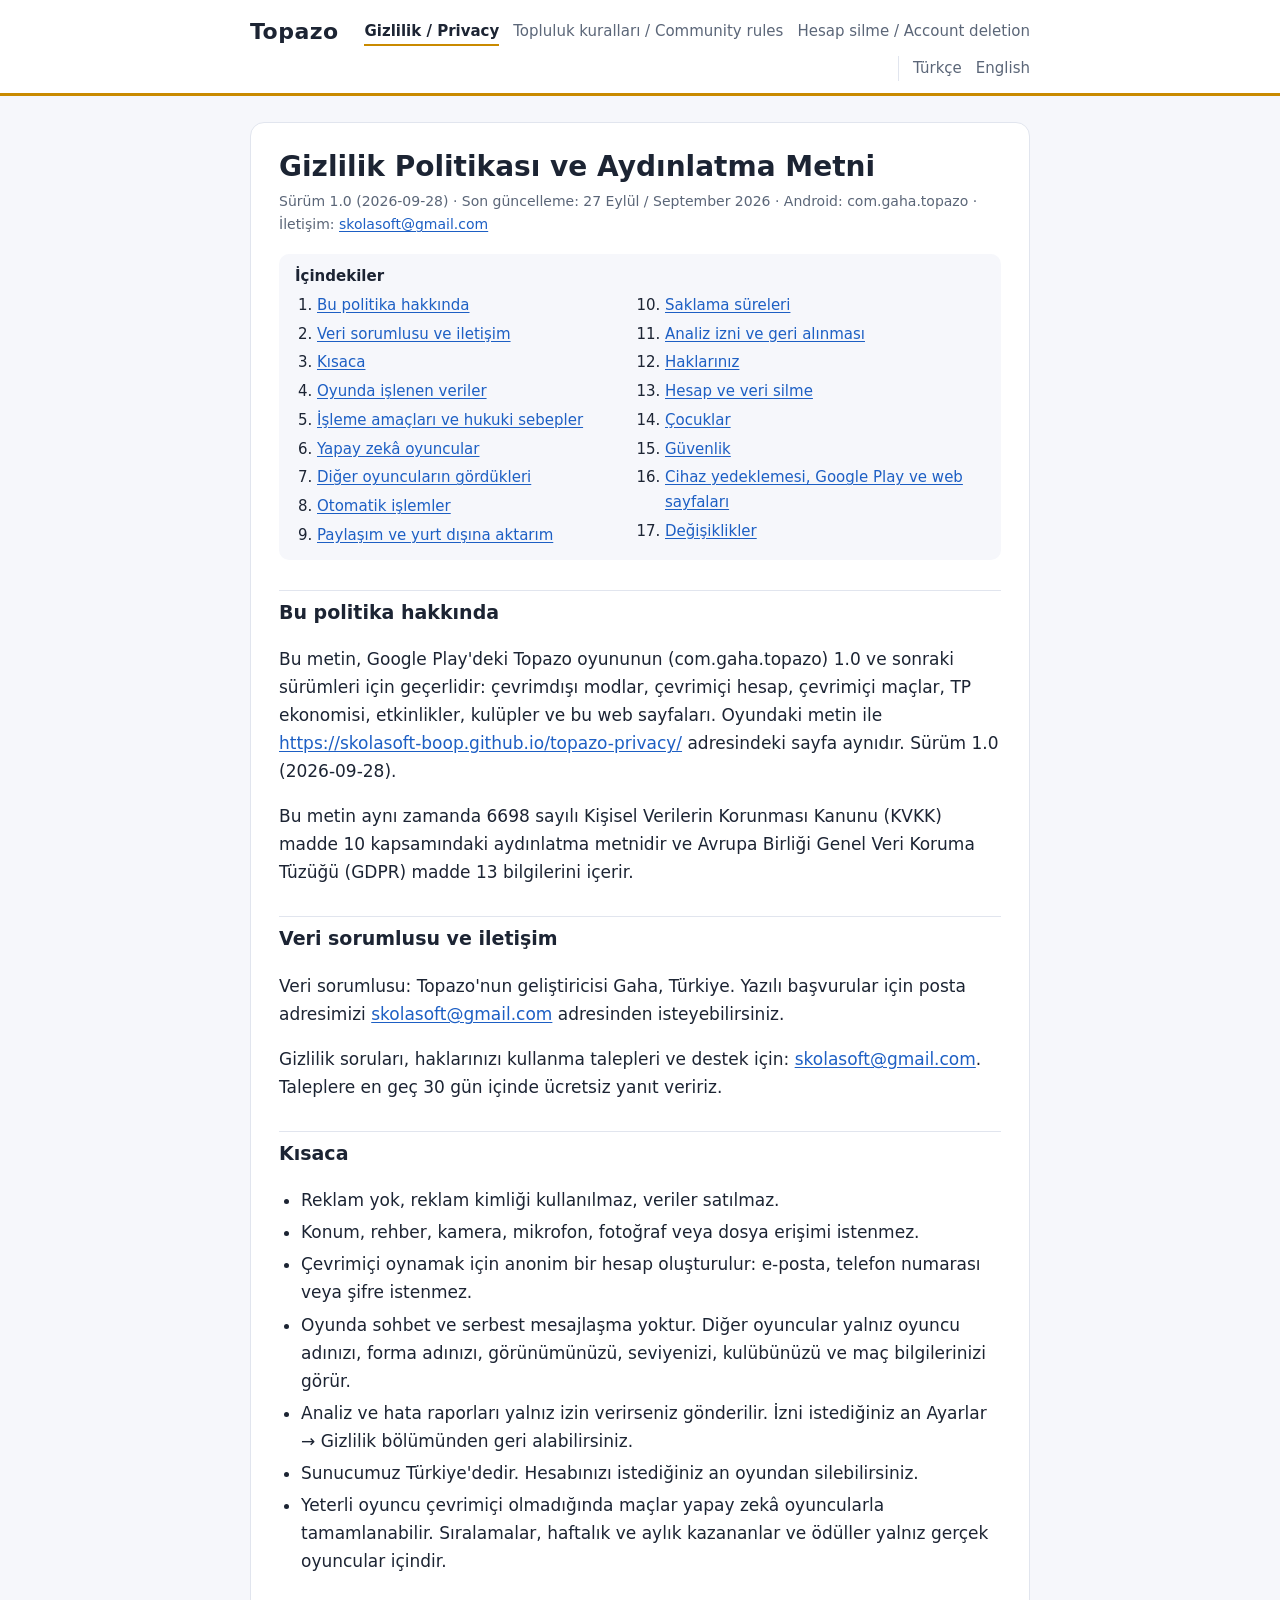
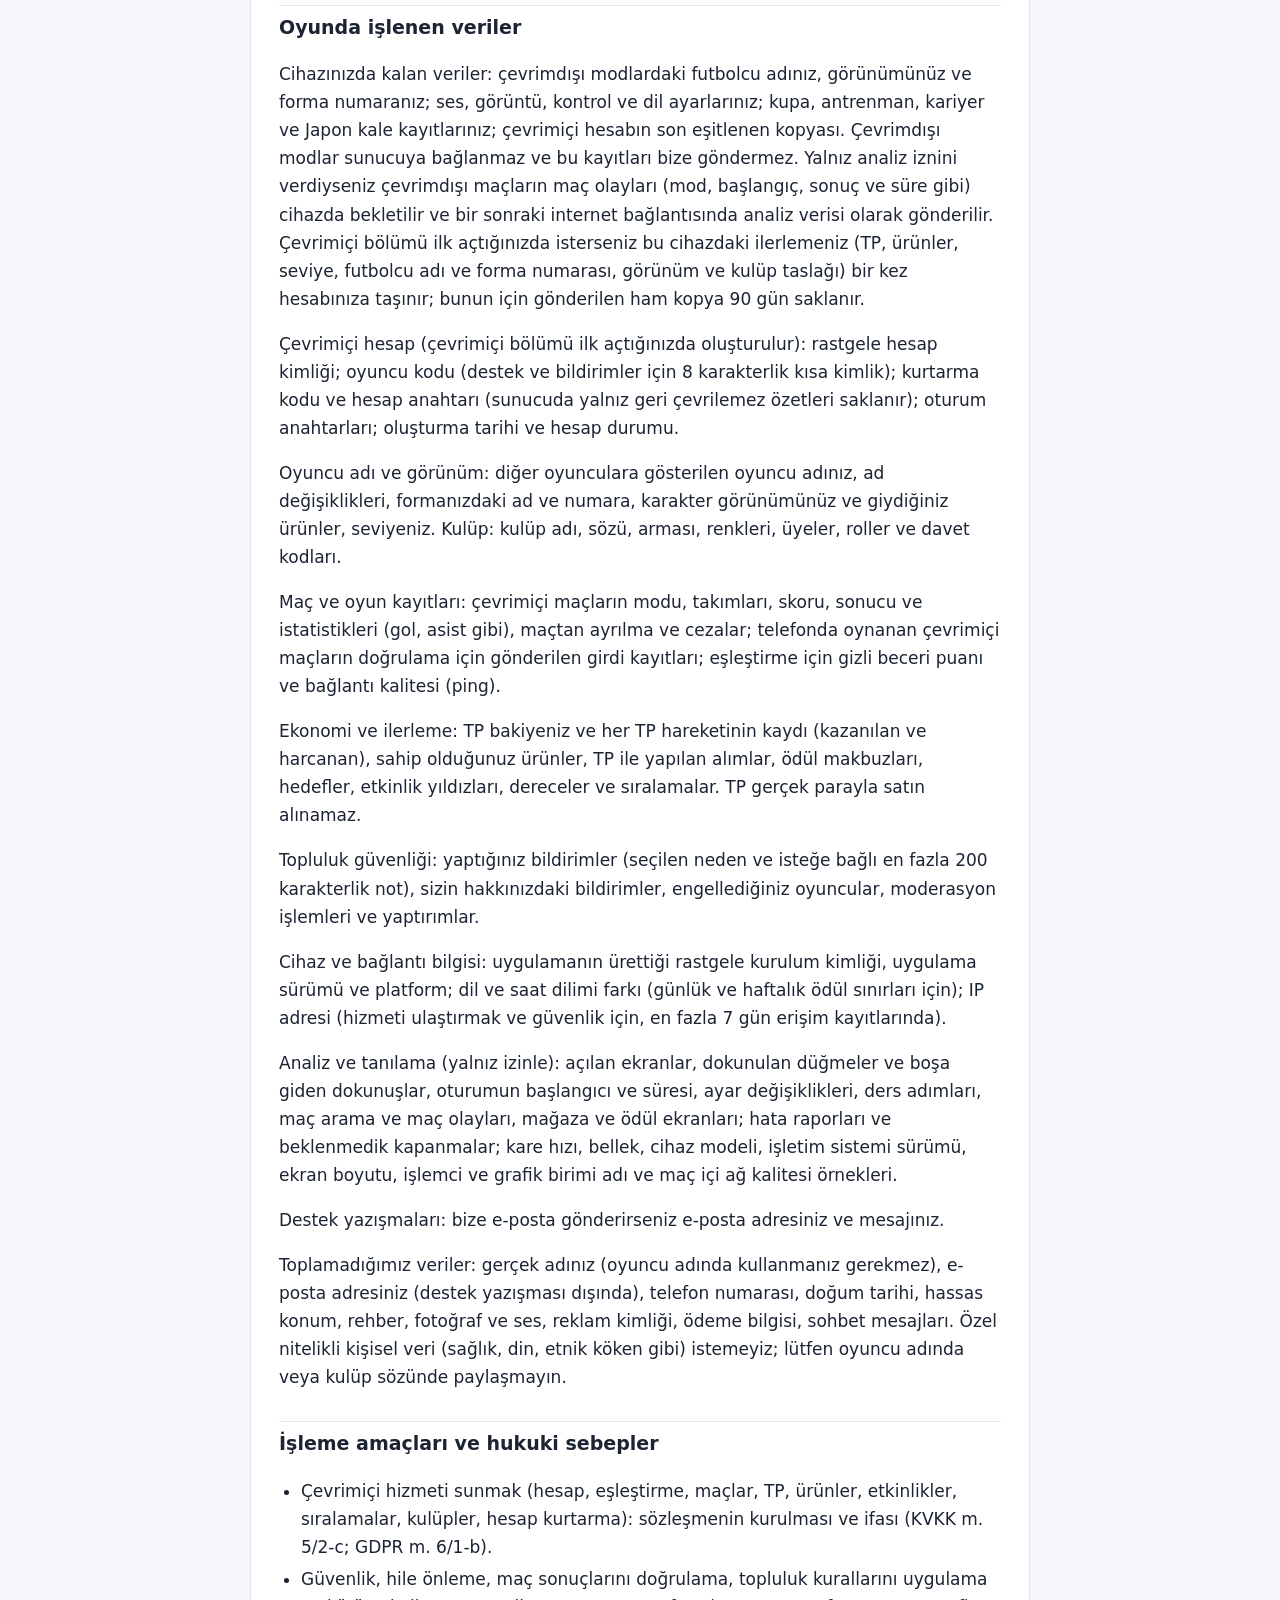
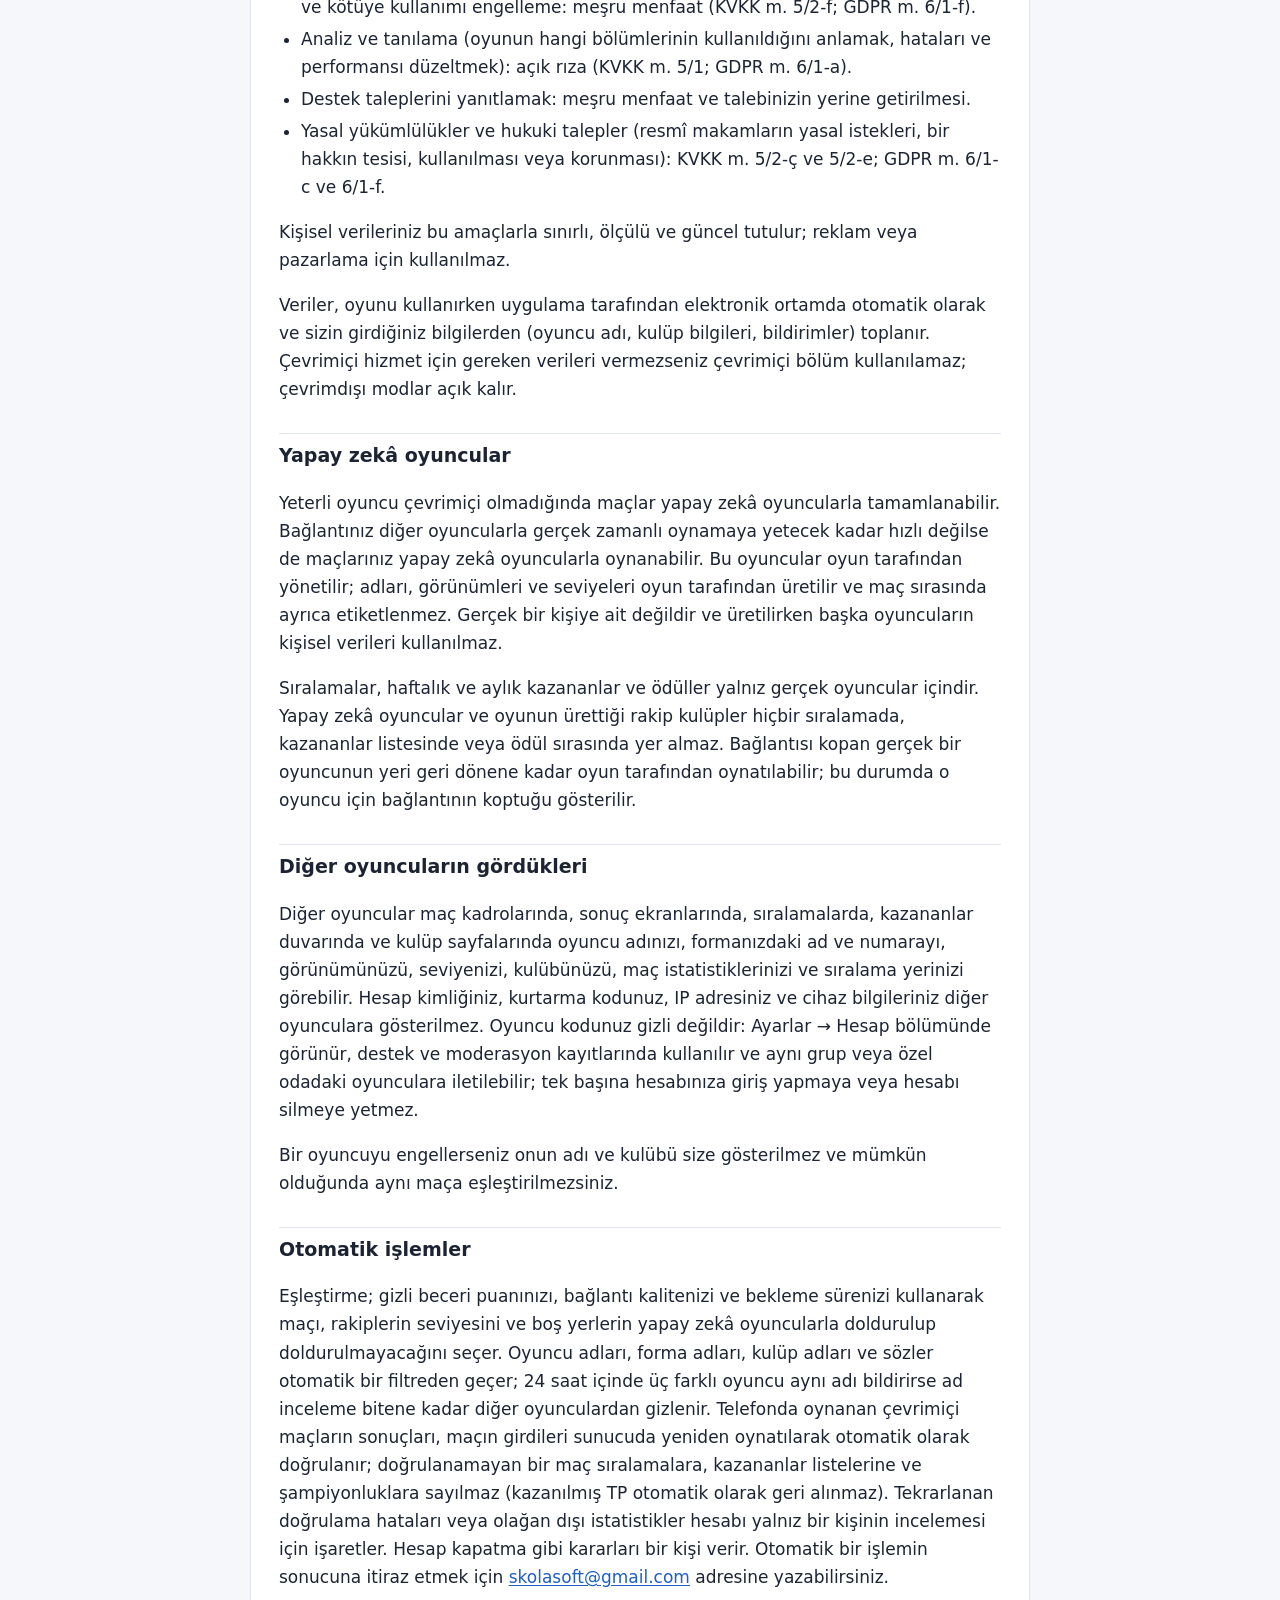
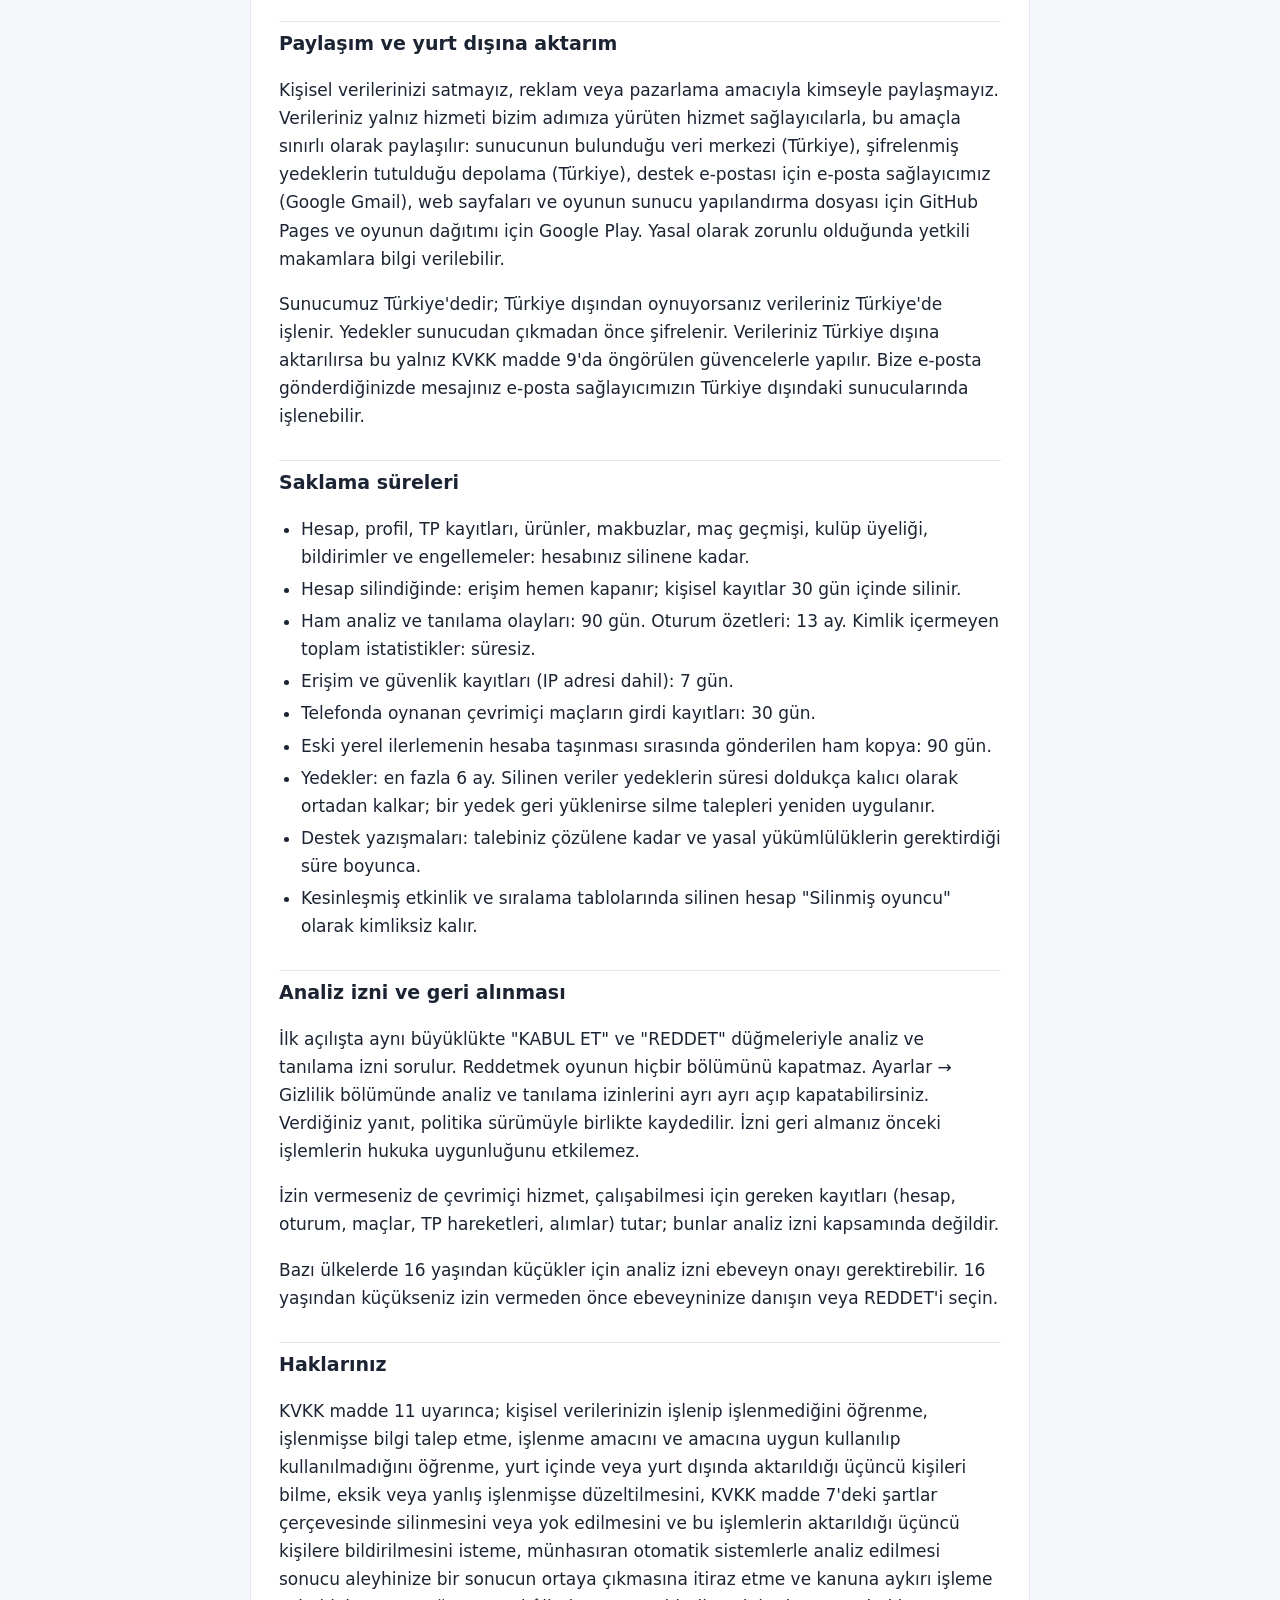
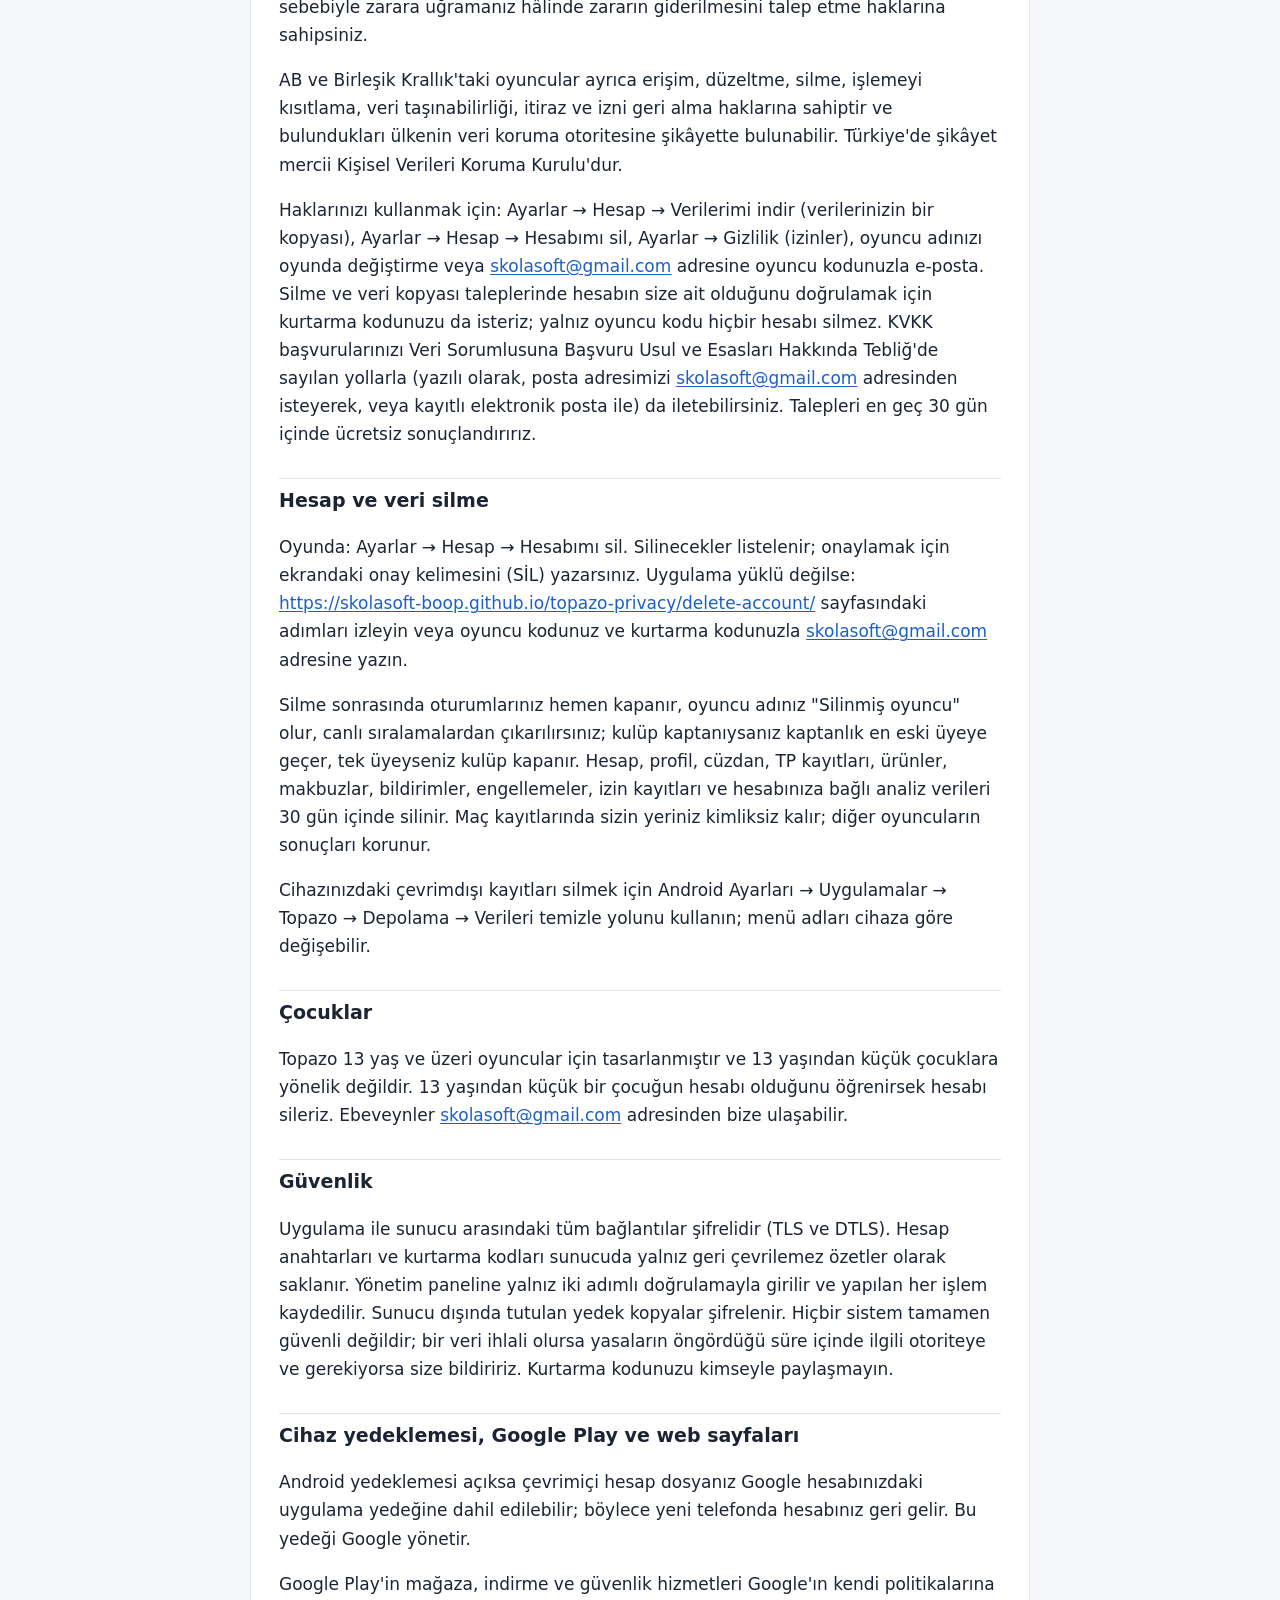
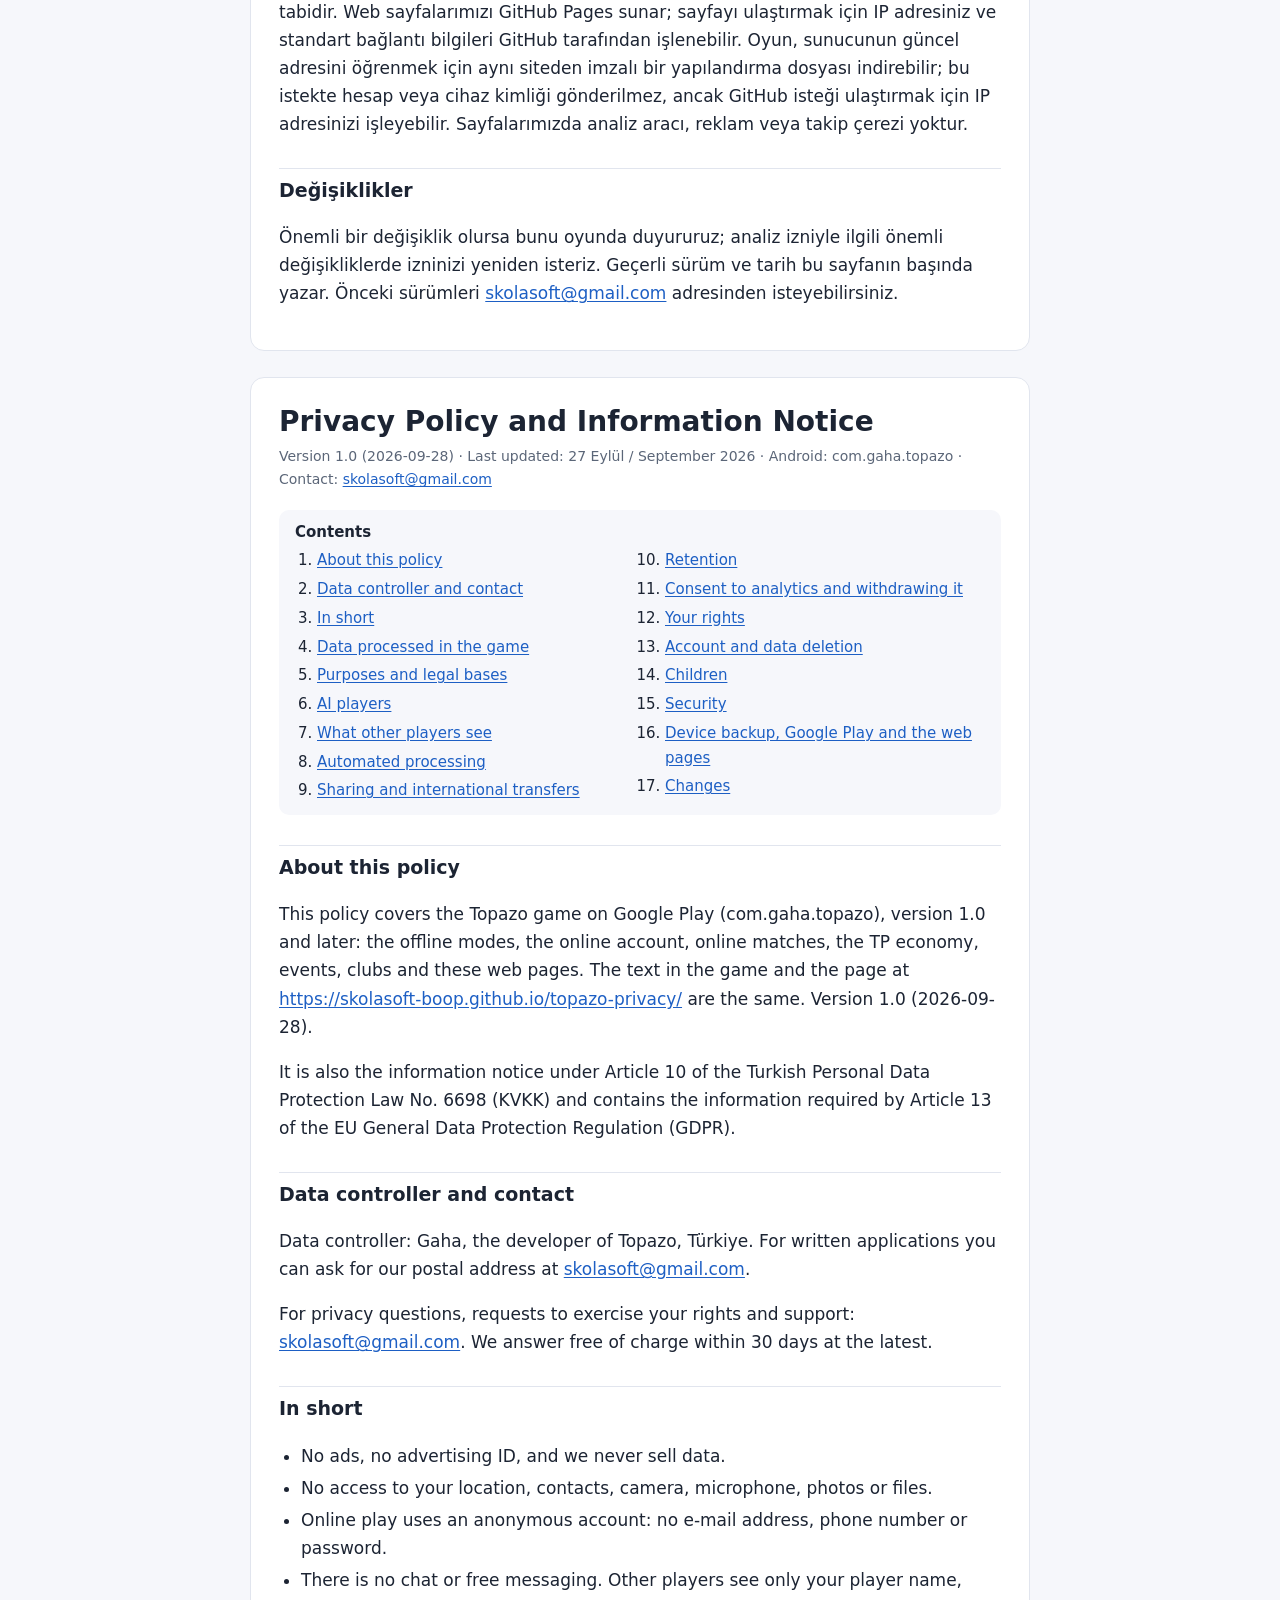
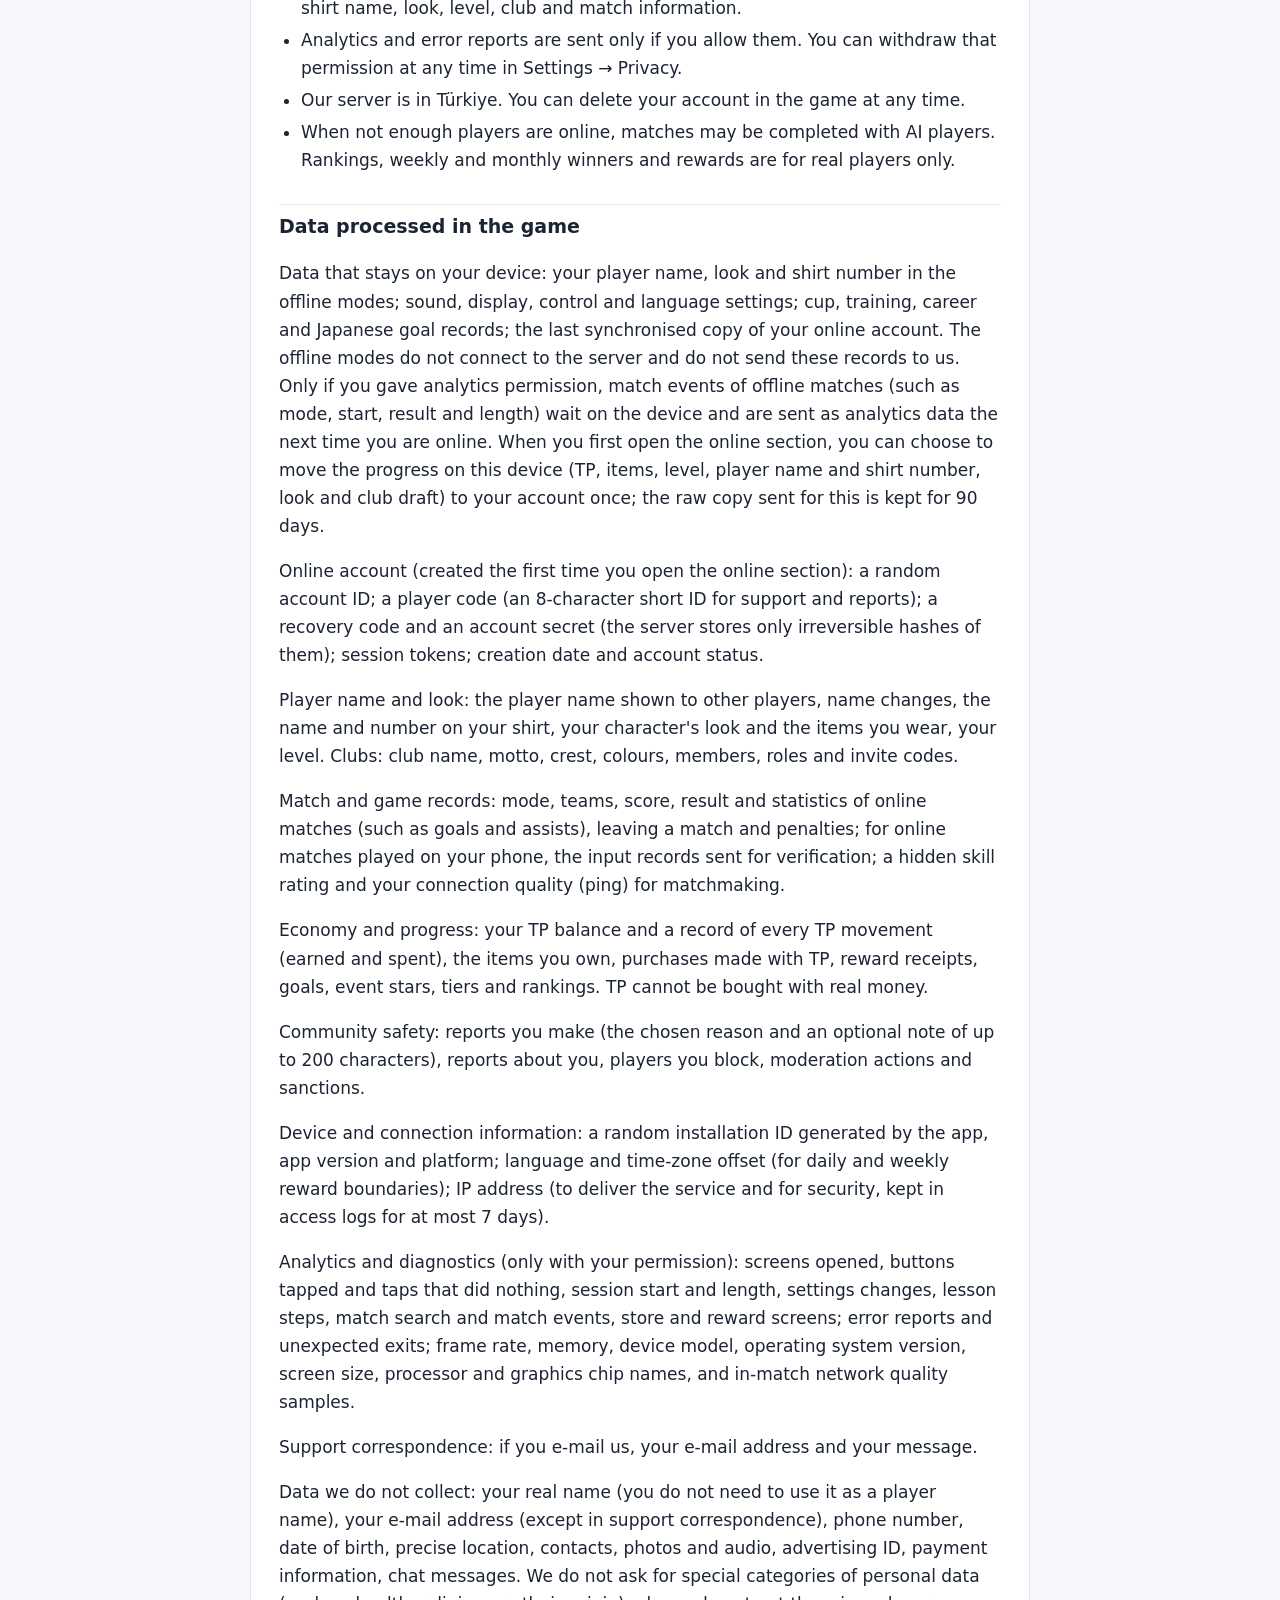
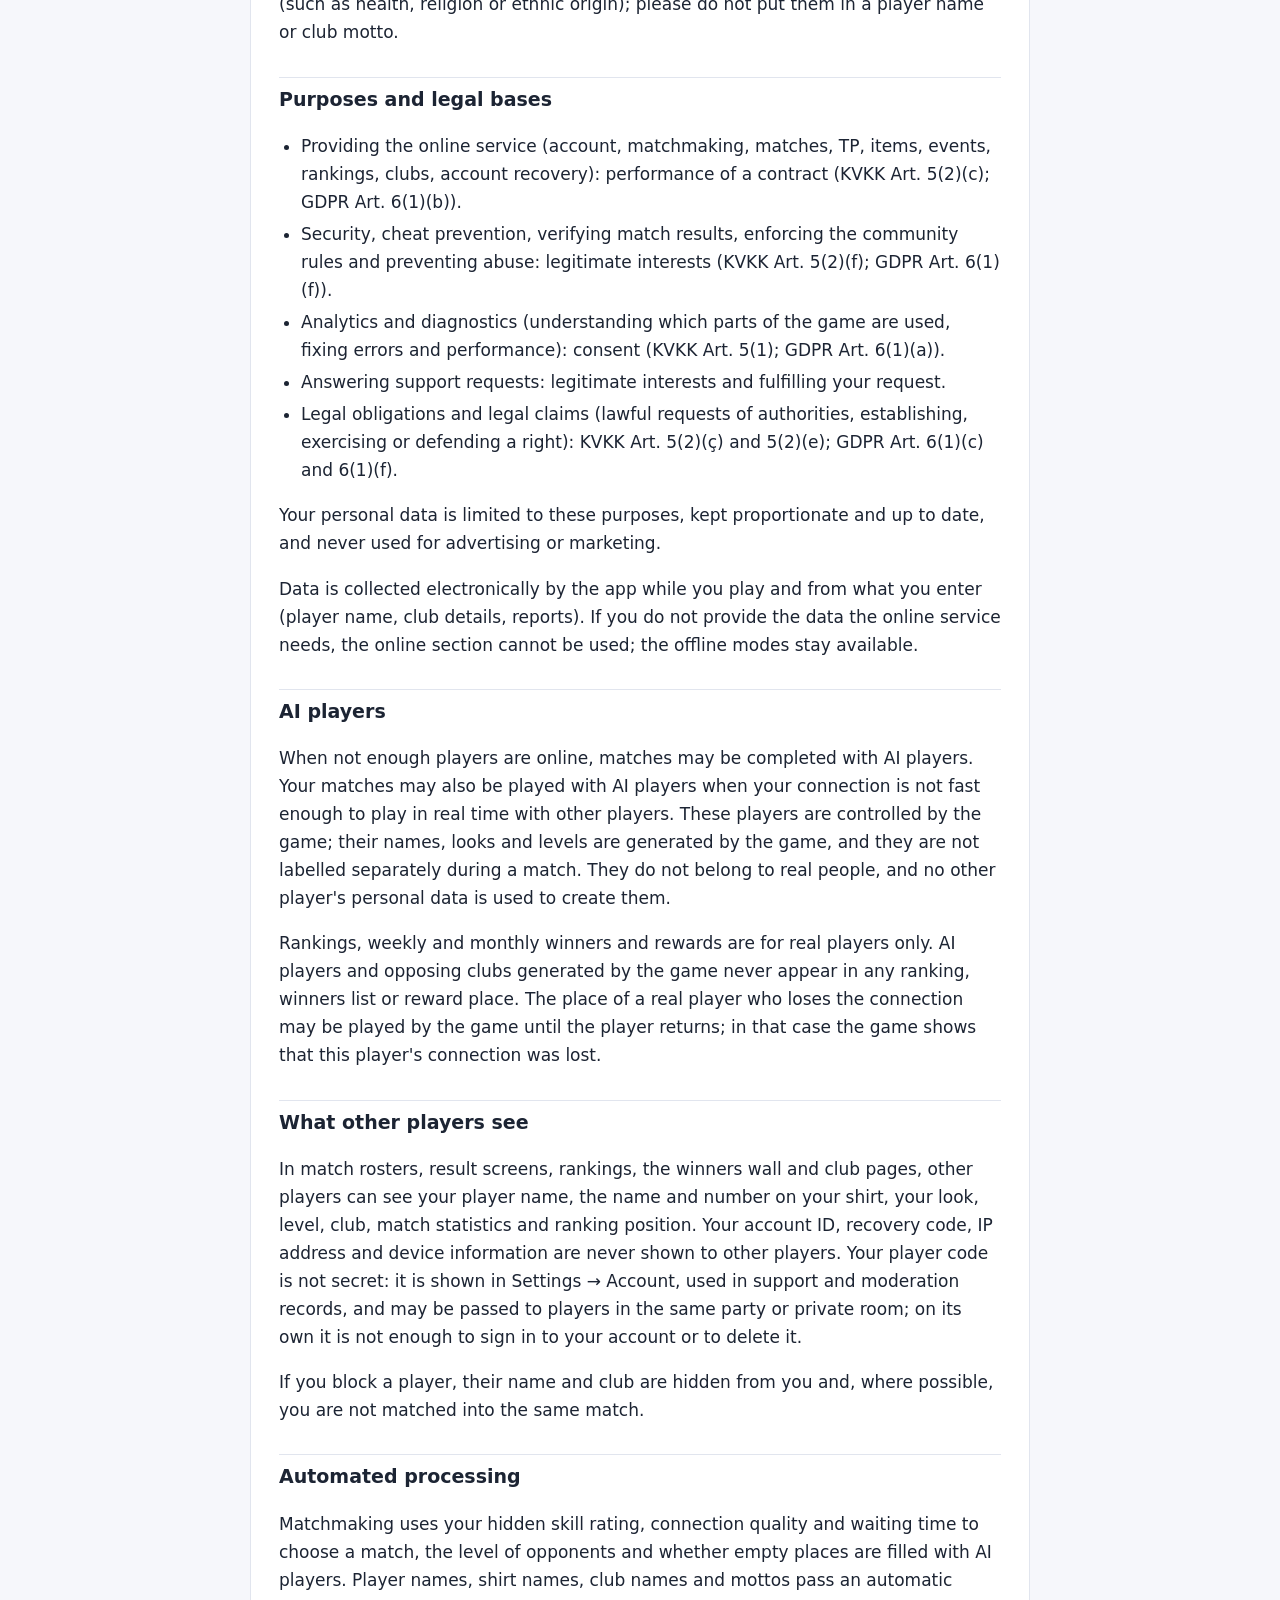
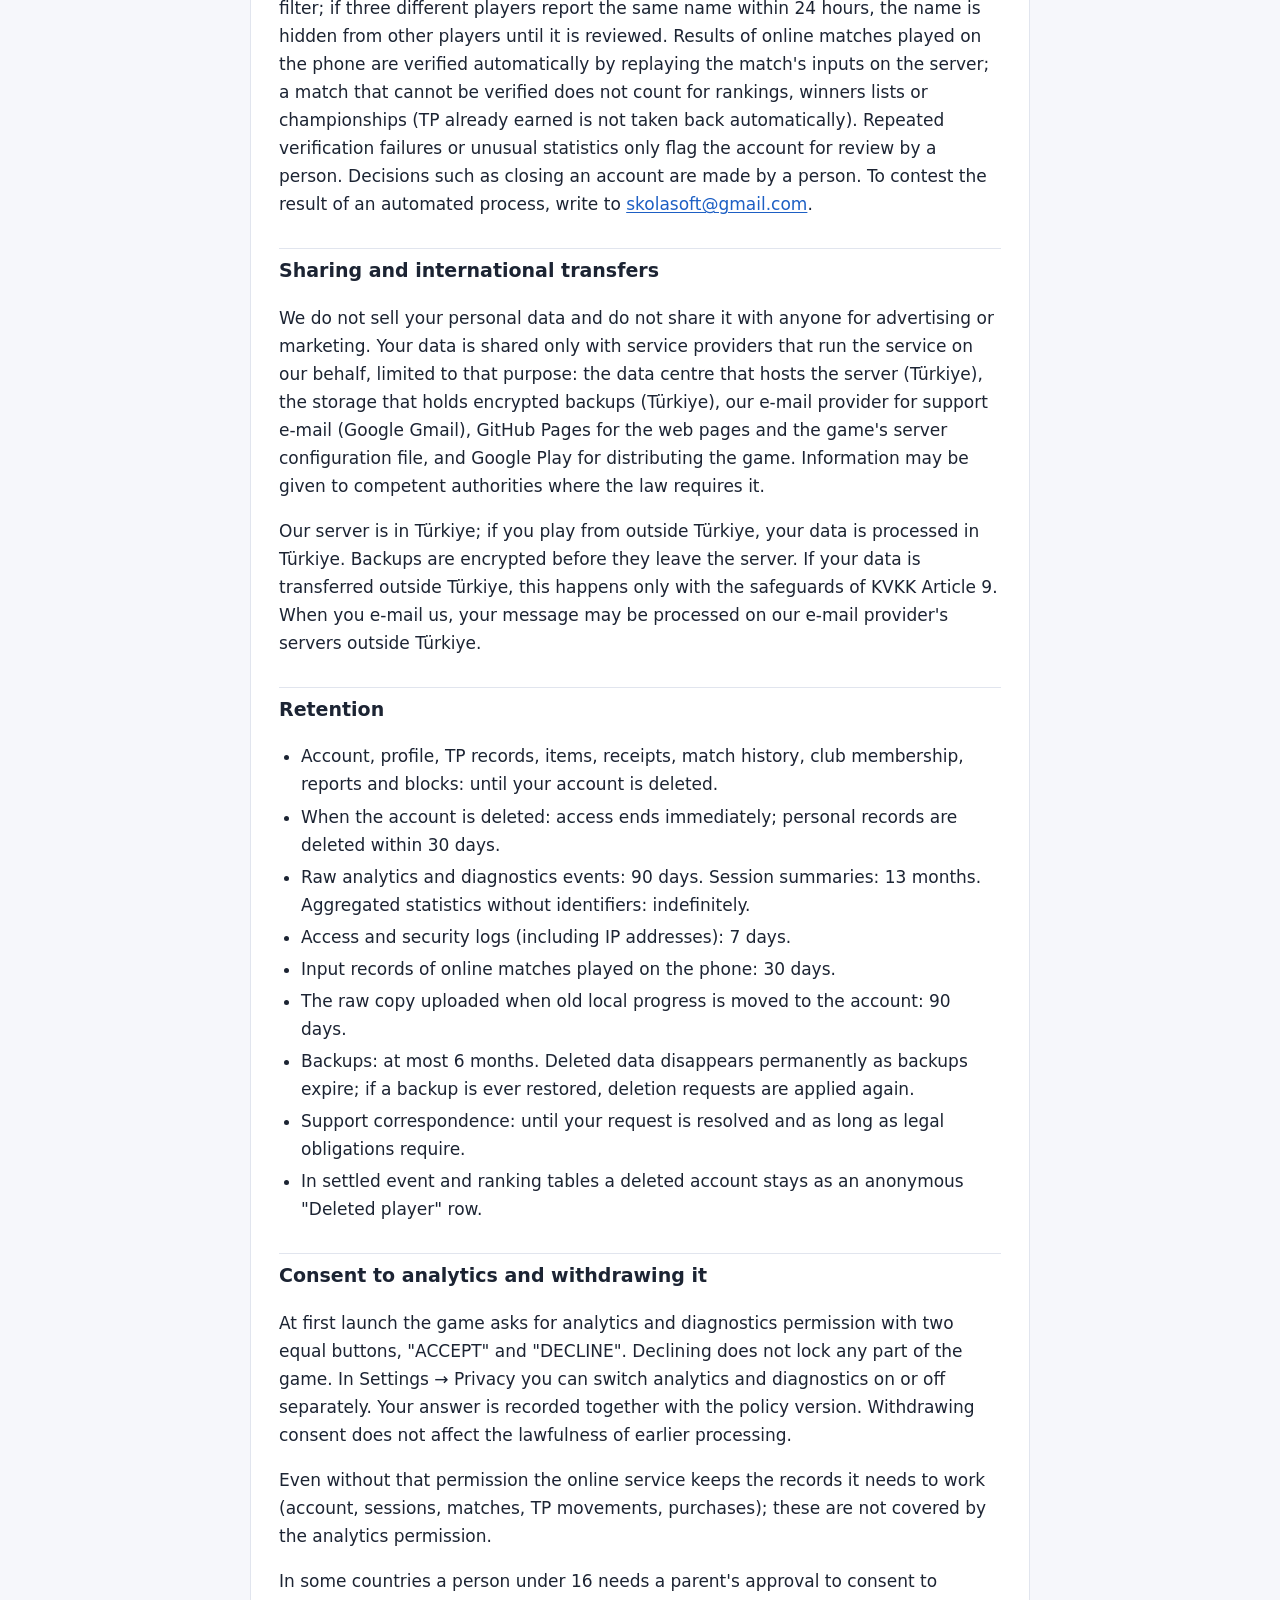
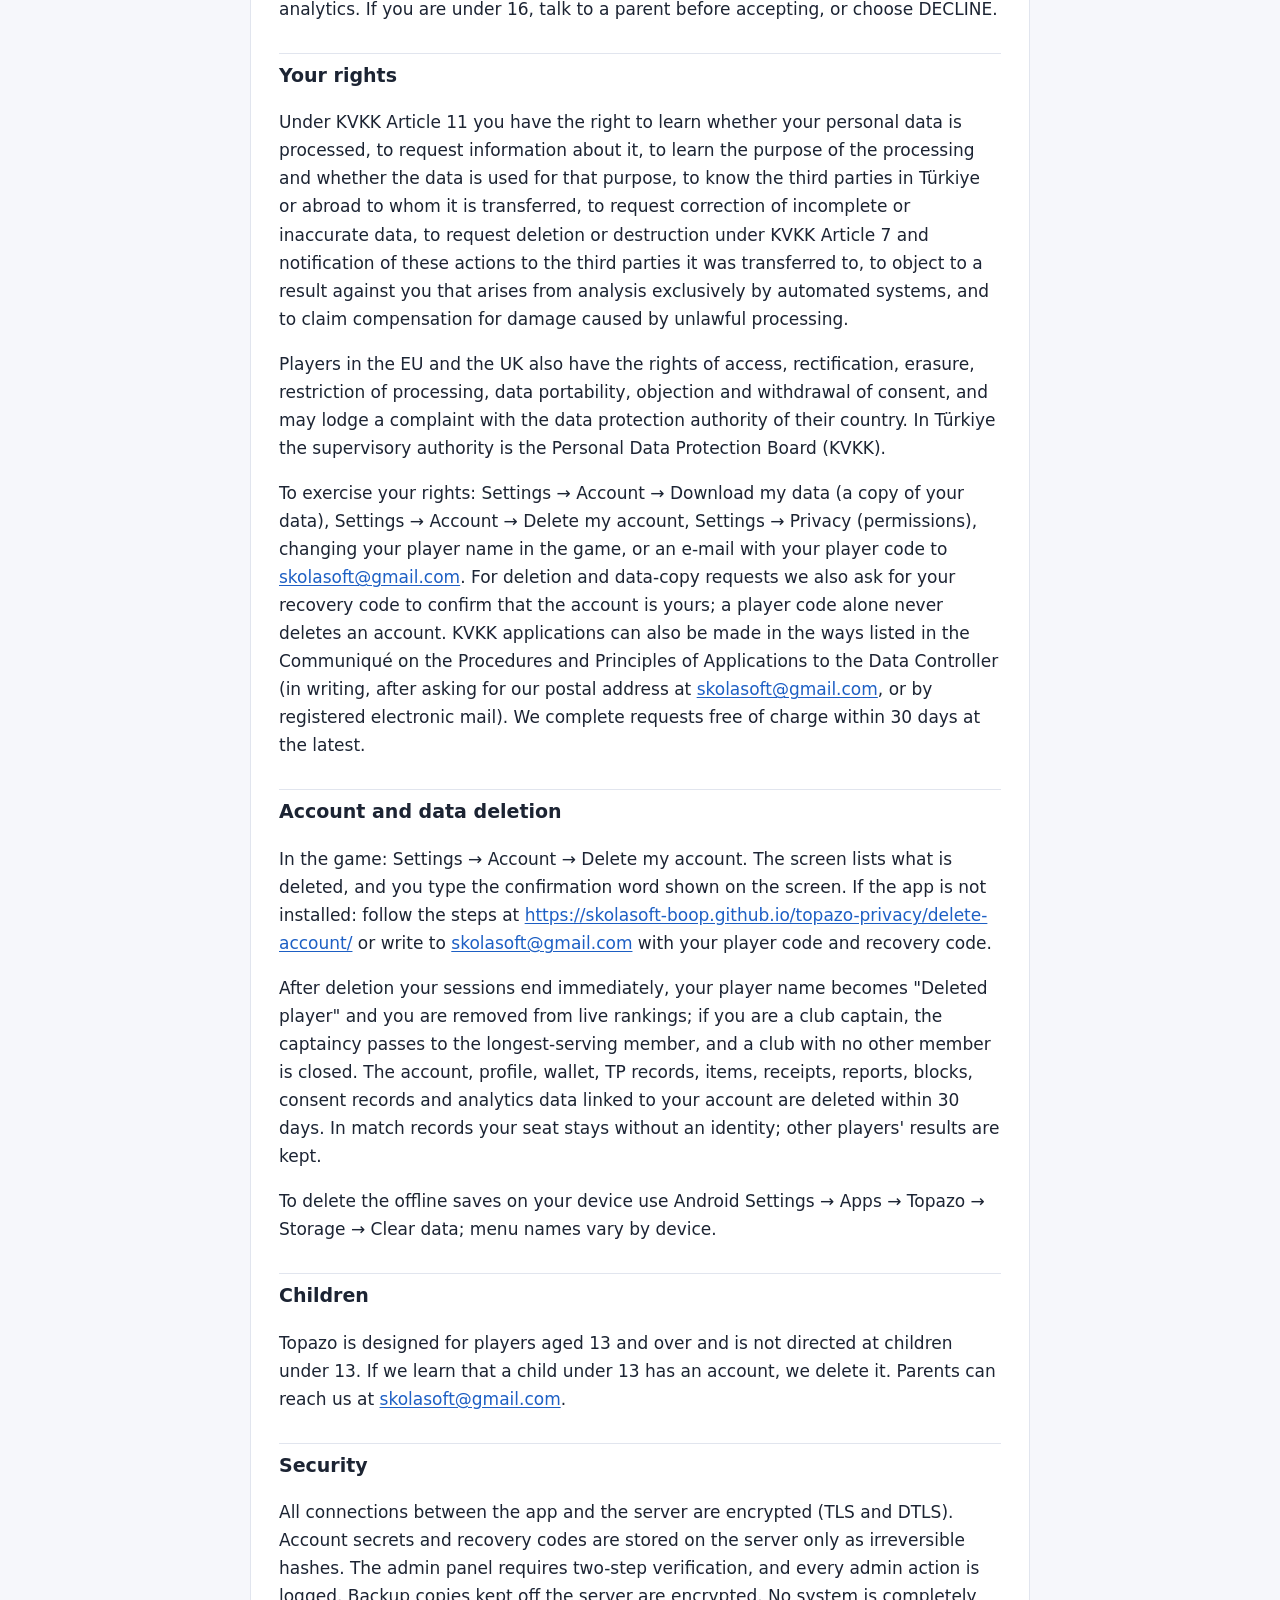
<file: index.html>
<!doctype html>
<html lang="tr">
<head>
<meta charset="utf-8">
<meta name="viewport" content="width=device-width, initial-scale=1">
<meta name="description" content="Topazo · Gizlilik Politikası ve Aydınlatma Metni / Privacy Policy and Information Notice">
<meta name="referrer" content="no-referrer">
<title>Topazo · Gizlilik Politikası ve Aydınlatma Metni / Privacy Policy and Information Notice</title>
<link rel="stylesheet" href="style.css">
</head>
<body>
<header class="top"><div class="wrap">
<a class="brand" href="./">Topazo</a>
<nav class="pages" aria-label="Topazo">
<a href="./" aria-current="page">Gizlilik / <span lang="en">Privacy</span></a>
<a href="community-rules/">Topluluk kuralları / <span lang="en">Community rules</span></a>
<a href="delete-account/">Hesap silme / <span lang="en">Account deletion</span></a>
</nav>
<nav class="langs" aria-label="Dil / Language"><a href="#tr">Türkçe</a><a href="#en" lang="en">English</a></nav>
</div></header>
<main class="wrap">
<section class="doc" id="tr" lang="tr">
<h1>Gizlilik Politikası ve Aydınlatma Metni</h1>
<p class="meta">Sürüm 1.0 (2026-09-28) · Son güncelleme: 27 Eylül / September 2026 · Android: com.gaha.topazo · İletişim: <a href="mailto:skolasoft@gmail.com">skolasoft@gmail.com</a></p>
<nav class="toc" aria-label="İçindekiler"><p>İçindekiler</p><ol>
<li><a href="#tr-1">Bu politika hakkında</a></li>
<li><a href="#tr-2">Veri sorumlusu ve iletişim</a></li>
<li><a href="#tr-3">Kısaca</a></li>
<li><a href="#tr-4">Oyunda işlenen veriler</a></li>
<li><a href="#tr-5">İşleme amaçları ve hukuki sebepler</a></li>
<li><a href="#tr-6">Yapay zekâ oyuncular</a></li>
<li><a href="#tr-7">Diğer oyuncuların gördükleri</a></li>
<li><a href="#tr-8">Otomatik işlemler</a></li>
<li><a href="#tr-9">Paylaşım ve yurt dışına aktarım</a></li>
<li><a href="#tr-10">Saklama süreleri</a></li>
<li><a href="#tr-11">Analiz izni ve geri alınması</a></li>
<li><a href="#tr-12">Haklarınız</a></li>
<li><a href="#tr-13">Hesap ve veri silme</a></li>
<li><a href="#tr-14">Çocuklar</a></li>
<li><a href="#tr-15">Güvenlik</a></li>
<li><a href="#tr-16">Cihaz yedeklemesi, Google Play ve web sayfaları</a></li>
<li><a href="#tr-17">Değişiklikler</a></li>
</ol></nav>
<h2 id="tr-1">Bu politika hakkında</h2>
<p>Bu metin, Google Play'deki Topazo oyununun (com.gaha.topazo) 1.0 ve sonraki sürümleri için geçerlidir: çevrimdışı modlar, çevrimiçi hesap, çevrimiçi maçlar, TP ekonomisi, etkinlikler, kulüpler ve bu web sayfaları. Oyundaki metin ile <a href="https://skolasoft-boop.github.io/topazo-privacy/">https://skolasoft-boop.github.io/topazo-privacy/</a> adresindeki sayfa aynıdır. Sürüm 1.0 (2026-09-28).</p>
<p>Bu metin aynı zamanda 6698 sayılı Kişisel Verilerin Korunması Kanunu (KVKK) madde 10 kapsamındaki aydınlatma metnidir ve Avrupa Birliği Genel Veri Koruma Tüzüğü (GDPR) madde 13 bilgilerini içerir.</p>
<h2 id="tr-2">Veri sorumlusu ve iletişim</h2>
<p>Veri sorumlusu: Topazo'nun geliştiricisi Gaha, Türkiye. Yazılı başvurular için posta adresimizi <a href="mailto:skolasoft@gmail.com">skolasoft@gmail.com</a> adresinden isteyebilirsiniz.</p>
<p>Gizlilik soruları, haklarınızı kullanma talepleri ve destek için: <a href="mailto:skolasoft@gmail.com">skolasoft@gmail.com</a>. Taleplere en geç 30 gün içinde ücretsiz yanıt veririz.</p>
<h2 id="tr-3">Kısaca</h2>
<ul><li>Reklam yok, reklam kimliği kullanılmaz, veriler satılmaz.</li><li>Konum, rehber, kamera, mikrofon, fotoğraf veya dosya erişimi istenmez.</li><li>Çevrimiçi oynamak için anonim bir hesap oluşturulur: e-posta, telefon numarası veya şifre istenmez.</li><li>Oyunda sohbet ve serbest mesajlaşma yoktur. Diğer oyuncular yalnız oyuncu adınızı, forma adınızı, görünümünüzü, seviyenizi, kulübünüzü ve maç bilgilerinizi görür.</li><li>Analiz ve hata raporları yalnız izin verirseniz gönderilir. İzni istediğiniz an Ayarlar → Gizlilik bölümünden geri alabilirsiniz.</li><li>Sunucumuz Türkiye'dedir. Hesabınızı istediğiniz an oyundan silebilirsiniz.</li><li>Yeterli oyuncu çevrimiçi olmadığında maçlar yapay zekâ oyuncularla tamamlanabilir. Sıralamalar, haftalık ve aylık kazananlar ve ödüller yalnız gerçek oyuncular içindir.</li></ul>
<h2 id="tr-4">Oyunda işlenen veriler</h2>
<p>Cihazınızda kalan veriler: çevrimdışı modlardaki futbolcu adınız, görünümünüz ve forma numaranız; ses, görüntü, kontrol ve dil ayarlarınız; kupa, antrenman, kariyer ve Japon kale kayıtlarınız; çevrimiçi hesabın son eşitlenen kopyası. Çevrimdışı modlar sunucuya bağlanmaz ve bu kayıtları bize göndermez. Yalnız analiz iznini verdiyseniz çevrimdışı maçların maç olayları (mod, başlangıç, sonuç ve süre gibi) cihazda bekletilir ve bir sonraki internet bağlantısında analiz verisi olarak gönderilir. Çevrimiçi bölümü ilk açtığınızda isterseniz bu cihazdaki ilerlemeniz (TP, ürünler, seviye, futbolcu adı ve forma numarası, görünüm ve kulüp taslağı) bir kez hesabınıza taşınır; bunun için gönderilen ham kopya 90 gün saklanır.</p>
<p>Çevrimiçi hesap (çevrimiçi bölümü ilk açtığınızda oluşturulur): rastgele hesap kimliği; oyuncu kodu (destek ve bildirimler için 8 karakterlik kısa kimlik); kurtarma kodu ve hesap anahtarı (sunucuda yalnız geri çevrilemez özetleri saklanır); oturum anahtarları; oluşturma tarihi ve hesap durumu.</p>
<p>Oyuncu adı ve görünüm: diğer oyunculara gösterilen oyuncu adınız, ad değişiklikleri, formanızdaki ad ve numara, karakter görünümünüz ve giydiğiniz ürünler, seviyeniz. Kulüp: kulüp adı, sözü, arması, renkleri, üyeler, roller ve davet kodları.</p>
<p>Maç ve oyun kayıtları: çevrimiçi maçların modu, takımları, skoru, sonucu ve istatistikleri (gol, asist gibi), maçtan ayrılma ve cezalar; telefonda oynanan çevrimiçi maçların doğrulama için gönderilen girdi kayıtları; eşleştirme için gizli beceri puanı ve bağlantı kalitesi (ping).</p>
<p>Ekonomi ve ilerleme: TP bakiyeniz ve her TP hareketinin kaydı (kazanılan ve harcanan), sahip olduğunuz ürünler, TP ile yapılan alımlar, ödül makbuzları, hedefler, etkinlik yıldızları, dereceler ve sıralamalar. TP gerçek parayla satın alınamaz.</p>
<p>Topluluk güvenliği: yaptığınız bildirimler (seçilen neden ve isteğe bağlı en fazla 200 karakterlik not), sizin hakkınızdaki bildirimler, engellediğiniz oyuncular, moderasyon işlemleri ve yaptırımlar.</p>
<p>Cihaz ve bağlantı bilgisi: uygulamanın ürettiği rastgele kurulum kimliği, uygulama sürümü ve platform; dil ve saat dilimi farkı (günlük ve haftalık ödül sınırları için); IP adresi (hizmeti ulaştırmak ve güvenlik için, en fazla 7 gün erişim kayıtlarında).</p>
<p>Analiz ve tanılama (yalnız izinle): açılan ekranlar, dokunulan düğmeler ve boşa giden dokunuşlar, oturumun başlangıcı ve süresi, ayar değişiklikleri, ders adımları, maç arama ve maç olayları, mağaza ve ödül ekranları; hata raporları ve beklenmedik kapanmalar; kare hızı, bellek, cihaz modeli, işletim sistemi sürümü, ekran boyutu, işlemci ve grafik birimi adı ve maç içi ağ kalitesi örnekleri.</p>
<p>Destek yazışmaları: bize e-posta gönderirseniz e-posta adresiniz ve mesajınız.</p>
<p>Toplamadığımız veriler: gerçek adınız (oyuncu adında kullanmanız gerekmez), e-posta adresiniz (destek yazışması dışında), telefon numarası, doğum tarihi, hassas konum, rehber, fotoğraf ve ses, reklam kimliği, ödeme bilgisi, sohbet mesajları. Özel nitelikli kişisel veri (sağlık, din, etnik köken gibi) istemeyiz; lütfen oyuncu adında veya kulüp sözünde paylaşmayın.</p>
<h2 id="tr-5">İşleme amaçları ve hukuki sebepler</h2>
<ul><li>Çevrimiçi hizmeti sunmak (hesap, eşleştirme, maçlar, TP, ürünler, etkinlikler, sıralamalar, kulüpler, hesap kurtarma): sözleşmenin kurulması ve ifası (KVKK m. 5/2-c; GDPR m. 6/1-b).</li><li>Güvenlik, hile önleme, maç sonuçlarını doğrulama, topluluk kurallarını uygulama ve kötüye kullanımı engelleme: meşru menfaat (KVKK m. 5/2-f; GDPR m. 6/1-f).</li><li>Analiz ve tanılama (oyunun hangi bölümlerinin kullanıldığını anlamak, hataları ve performansı düzeltmek): açık rıza (KVKK m. 5/1; GDPR m. 6/1-a).</li><li>Destek taleplerini yanıtlamak: meşru menfaat ve talebinizin yerine getirilmesi.</li><li>Yasal yükümlülükler ve hukuki talepler (resmî makamların yasal istekleri, bir hakkın tesisi, kullanılması veya korunması): KVKK m. 5/2-ç ve 5/2-e; GDPR m. 6/1-c ve 6/1-f.</li></ul>
<p>Kişisel verileriniz bu amaçlarla sınırlı, ölçülü ve güncel tutulur; reklam veya pazarlama için kullanılmaz.</p>
<p>Veriler, oyunu kullanırken uygulama tarafından elektronik ortamda otomatik olarak ve sizin girdiğiniz bilgilerden (oyuncu adı, kulüp bilgileri, bildirimler) toplanır. Çevrimiçi hizmet için gereken verileri vermezseniz çevrimiçi bölüm kullanılamaz; çevrimdışı modlar açık kalır.</p>
<h2 id="tr-6">Yapay zekâ oyuncular</h2>
<p>Yeterli oyuncu çevrimiçi olmadığında maçlar yapay zekâ oyuncularla tamamlanabilir. Bağlantınız diğer oyuncularla gerçek zamanlı oynamaya yetecek kadar hızlı değilse de maçlarınız yapay zekâ oyuncularla oynanabilir. Bu oyuncular oyun tarafından yönetilir; adları, görünümleri ve seviyeleri oyun tarafından üretilir ve maç sırasında ayrıca etiketlenmez. Gerçek bir kişiye ait değildir ve üretilirken başka oyuncuların kişisel verileri kullanılmaz.</p>
<p>Sıralamalar, haftalık ve aylık kazananlar ve ödüller yalnız gerçek oyuncular içindir. Yapay zekâ oyuncular ve oyunun ürettiği rakip kulüpler hiçbir sıralamada, kazananlar listesinde veya ödül sırasında yer almaz. Bağlantısı kopan gerçek bir oyuncunun yeri geri dönene kadar oyun tarafından oynatılabilir; bu durumda o oyuncu için bağlantının koptuğu gösterilir.</p>
<h2 id="tr-7">Diğer oyuncuların gördükleri</h2>
<p>Diğer oyuncular maç kadrolarında, sonuç ekranlarında, sıralamalarda, kazananlar duvarında ve kulüp sayfalarında oyuncu adınızı, formanızdaki ad ve numarayı, görünümünüzü, seviyenizi, kulübünüzü, maç istatistiklerinizi ve sıralama yerinizi görebilir. Hesap kimliğiniz, kurtarma kodunuz, IP adresiniz ve cihaz bilgileriniz diğer oyunculara gösterilmez. Oyuncu kodunuz gizli değildir: Ayarlar → Hesap bölümünde görünür, destek ve moderasyon kayıtlarında kullanılır ve aynı grup veya özel odadaki oyunculara iletilebilir; tek başına hesabınıza giriş yapmaya veya hesabı silmeye yetmez.</p>
<p>Bir oyuncuyu engellerseniz onun adı ve kulübü size gösterilmez ve mümkün olduğunda aynı maça eşleştirilmezsiniz.</p>
<h2 id="tr-8">Otomatik işlemler</h2>
<p>Eşleştirme; gizli beceri puanınızı, bağlantı kalitenizi ve bekleme sürenizi kullanarak maçı, rakiplerin seviyesini ve boş yerlerin yapay zekâ oyuncularla doldurulup doldurulmayacağını seçer. Oyuncu adları, forma adları, kulüp adları ve sözler otomatik bir filtreden geçer; 24 saat içinde üç farklı oyuncu aynı adı bildirirse ad inceleme bitene kadar diğer oyunculardan gizlenir. Telefonda oynanan çevrimiçi maçların sonuçları, maçın girdileri sunucuda yeniden oynatılarak otomatik olarak doğrulanır; doğrulanamayan bir maç sıralamalara, kazananlar listelerine ve şampiyonluklara sayılmaz (kazanılmış TP otomatik olarak geri alınmaz). Tekrarlanan doğrulama hataları veya olağan dışı istatistikler hesabı yalnız bir kişinin incelemesi için işaretler. Hesap kapatma gibi kararları bir kişi verir. Otomatik bir işlemin sonucuna itiraz etmek için <a href="mailto:skolasoft@gmail.com">skolasoft@gmail.com</a> adresine yazabilirsiniz.</p>
<h2 id="tr-9">Paylaşım ve yurt dışına aktarım</h2>
<p>Kişisel verilerinizi satmayız, reklam veya pazarlama amacıyla kimseyle paylaşmayız. Verileriniz yalnız hizmeti bizim adımıza yürüten hizmet sağlayıcılarla, bu amaçla sınırlı olarak paylaşılır: sunucunun bulunduğu veri merkezi (Türkiye), şifrelenmiş yedeklerin tutulduğu depolama (Türkiye), destek e-postası için e-posta sağlayıcımız (Google Gmail), web sayfaları ve oyunun sunucu yapılandırma dosyası için GitHub Pages ve oyunun dağıtımı için Google Play. Yasal olarak zorunlu olduğunda yetkili makamlara bilgi verilebilir.</p>
<p>Sunucumuz Türkiye'dedir; Türkiye dışından oynuyorsanız verileriniz Türkiye'de işlenir. Yedekler sunucudan çıkmadan önce şifrelenir. Verileriniz Türkiye dışına aktarılırsa bu yalnız KVKK madde 9'da öngörülen güvencelerle yapılır. Bize e-posta gönderdiğinizde mesajınız e-posta sağlayıcımızın Türkiye dışındaki sunucularında işlenebilir.</p>
<h2 id="tr-10">Saklama süreleri</h2>
<ul><li>Hesap, profil, TP kayıtları, ürünler, makbuzlar, maç geçmişi, kulüp üyeliği, bildirimler ve engellemeler: hesabınız silinene kadar.</li><li>Hesap silindiğinde: erişim hemen kapanır; kişisel kayıtlar 30 gün içinde silinir.</li><li>Ham analiz ve tanılama olayları: 90 gün. Oturum özetleri: 13 ay. Kimlik içermeyen toplam istatistikler: süresiz.</li><li>Erişim ve güvenlik kayıtları (IP adresi dahil): 7 gün.</li><li>Telefonda oynanan çevrimiçi maçların girdi kayıtları: 30 gün.</li><li>Eski yerel ilerlemenin hesaba taşınması sırasında gönderilen ham kopya: 90 gün.</li><li>Yedekler: en fazla 6 ay. Silinen veriler yedeklerin süresi doldukça kalıcı olarak ortadan kalkar; bir yedek geri yüklenirse silme talepleri yeniden uygulanır.</li><li>Destek yazışmaları: talebiniz çözülene kadar ve yasal yükümlülüklerin gerektirdiği süre boyunca.</li><li>Kesinleşmiş etkinlik ve sıralama tablolarında silinen hesap "Silinmiş oyuncu" olarak kimliksiz kalır.</li></ul>
<h2 id="tr-11">Analiz izni ve geri alınması</h2>
<p>İlk açılışta aynı büyüklükte "KABUL ET" ve "REDDET" düğmeleriyle analiz ve tanılama izni sorulur. Reddetmek oyunun hiçbir bölümünü kapatmaz. Ayarlar → Gizlilik bölümünde analiz ve tanılama izinlerini ayrı ayrı açıp kapatabilirsiniz. Verdiğiniz yanıt, politika sürümüyle birlikte kaydedilir. İzni geri almanız önceki işlemlerin hukuka uygunluğunu etkilemez.</p>
<p>İzin vermeseniz de çevrimiçi hizmet, çalışabilmesi için gereken kayıtları (hesap, oturum, maçlar, TP hareketleri, alımlar) tutar; bunlar analiz izni kapsamında değildir.</p>
<p>Bazı ülkelerde 16 yaşından küçükler için analiz izni ebeveyn onayı gerektirebilir. 16 yaşından küçükseniz izin vermeden önce ebeveyninize danışın veya REDDET'i seçin.</p>
<h2 id="tr-12">Haklarınız</h2>
<p>KVKK madde 11 uyarınca; kişisel verilerinizin işlenip işlenmediğini öğrenme, işlenmişse bilgi talep etme, işlenme amacını ve amacına uygun kullanılıp kullanılmadığını öğrenme, yurt içinde veya yurt dışında aktarıldığı üçüncü kişileri bilme, eksik veya yanlış işlenmişse düzeltilmesini, KVKK madde 7'deki şartlar çerçevesinde silinmesini veya yok edilmesini ve bu işlemlerin aktarıldığı üçüncü kişilere bildirilmesini isteme, münhasıran otomatik sistemlerle analiz edilmesi sonucu aleyhinize bir sonucun ortaya çıkmasına itiraz etme ve kanuna aykırı işleme sebebiyle zarara uğramanız hâlinde zararın giderilmesini talep etme haklarına sahipsiniz.</p>
<p>AB ve Birleşik Krallık'taki oyuncular ayrıca erişim, düzeltme, silme, işlemeyi kısıtlama, veri taşınabilirliği, itiraz ve izni geri alma haklarına sahiptir ve bulundukları ülkenin veri koruma otoritesine şikâyette bulunabilir. Türkiye'de şikâyet mercii Kişisel Verileri Koruma Kurulu'dur.</p>
<p>Haklarınızı kullanmak için: Ayarlar → Hesap → Verilerimi indir (verilerinizin bir kopyası), Ayarlar → Hesap → Hesabımı sil, Ayarlar → Gizlilik (izinler), oyuncu adınızı oyunda değiştirme veya <a href="mailto:skolasoft@gmail.com">skolasoft@gmail.com</a> adresine oyuncu kodunuzla e-posta. Silme ve veri kopyası taleplerinde hesabın size ait olduğunu doğrulamak için kurtarma kodunuzu da isteriz; yalnız oyuncu kodu hiçbir hesabı silmez. KVKK başvurularınızı Veri Sorumlusuna Başvuru Usul ve Esasları Hakkında Tebliğ'de sayılan yollarla (yazılı olarak, posta adresimizi <a href="mailto:skolasoft@gmail.com">skolasoft@gmail.com</a> adresinden isteyerek, veya kayıtlı elektronik posta ile) da iletebilirsiniz. Talepleri en geç 30 gün içinde ücretsiz sonuçlandırırız.</p>
<h2 id="tr-13">Hesap ve veri silme</h2>
<p>Oyunda: Ayarlar → Hesap → Hesabımı sil. Silinecekler listelenir; onaylamak için ekrandaki onay kelimesini (SİL) yazarsınız. Uygulama yüklü değilse: <a href="https://skolasoft-boop.github.io/topazo-privacy/delete-account/">https://skolasoft-boop.github.io/topazo-privacy/delete-account/</a> sayfasındaki adımları izleyin veya oyuncu kodunuz ve kurtarma kodunuzla <a href="mailto:skolasoft@gmail.com">skolasoft@gmail.com</a> adresine yazın.</p>
<p>Silme sonrasında oturumlarınız hemen kapanır, oyuncu adınız "Silinmiş oyuncu" olur, canlı sıralamalardan çıkarılırsınız; kulüp kaptanıysanız kaptanlık en eski üyeye geçer, tek üyeyseniz kulüp kapanır. Hesap, profil, cüzdan, TP kayıtları, ürünler, makbuzlar, bildirimler, engellemeler, izin kayıtları ve hesabınıza bağlı analiz verileri 30 gün içinde silinir. Maç kayıtlarında sizin yeriniz kimliksiz kalır; diğer oyuncuların sonuçları korunur.</p>
<p>Cihazınızdaki çevrimdışı kayıtları silmek için Android Ayarları → Uygulamalar → Topazo → Depolama → Verileri temizle yolunu kullanın; menü adları cihaza göre değişebilir.</p>
<h2 id="tr-14">Çocuklar</h2>
<p>Topazo 13 yaş ve üzeri oyuncular için tasarlanmıştır ve 13 yaşından küçük çocuklara yönelik değildir. 13 yaşından küçük bir çocuğun hesabı olduğunu öğrenirsek hesabı sileriz. Ebeveynler <a href="mailto:skolasoft@gmail.com">skolasoft@gmail.com</a> adresinden bize ulaşabilir.</p>
<h2 id="tr-15">Güvenlik</h2>
<p>Uygulama ile sunucu arasındaki tüm bağlantılar şifrelidir (TLS ve DTLS). Hesap anahtarları ve kurtarma kodları sunucuda yalnız geri çevrilemez özetler olarak saklanır. Yönetim paneline yalnız iki adımlı doğrulamayla girilir ve yapılan her işlem kaydedilir. Sunucu dışında tutulan yedek kopyalar şifrelenir. Hiçbir sistem tamamen güvenli değildir; bir veri ihlali olursa yasaların öngördüğü süre içinde ilgili otoriteye ve gerekiyorsa size bildiririz. Kurtarma kodunuzu kimseyle paylaşmayın.</p>
<h2 id="tr-16">Cihaz yedeklemesi, Google Play ve web sayfaları</h2>
<p>Android yedeklemesi açıksa çevrimiçi hesap dosyanız Google hesabınızdaki uygulama yedeğine dahil edilebilir; böylece yeni telefonda hesabınız geri gelir. Bu yedeği Google yönetir.</p>
<p>Google Play'in mağaza, indirme ve güvenlik hizmetleri Google'ın kendi politikalarına tabidir. Web sayfalarımızı GitHub Pages sunar; sayfayı ulaştırmak için IP adresiniz ve standart bağlantı bilgileri GitHub tarafından işlenebilir. Oyun, sunucunun güncel adresini öğrenmek için aynı siteden imzalı bir yapılandırma dosyası indirebilir; bu istekte hesap veya cihaz kimliği gönderilmez, ancak GitHub isteği ulaştırmak için IP adresinizi işleyebilir. Sayfalarımızda analiz aracı, reklam veya takip çerezi yoktur.</p>
<h2 id="tr-17">Değişiklikler</h2>
<p>Önemli bir değişiklik olursa bunu oyunda duyururuz; analiz izniyle ilgili önemli değişikliklerde izninizi yeniden isteriz. Geçerli sürüm ve tarih bu sayfanın başında yazar. Önceki sürümleri <a href="mailto:skolasoft@gmail.com">skolasoft@gmail.com</a> adresinden isteyebilirsiniz.</p>
</section>
<section class="doc" id="en" lang="en">
<h1>Privacy Policy and Information Notice</h1>
<p class="meta">Version 1.0 (2026-09-28) · Last updated: 27 Eylül / September 2026 · Android: com.gaha.topazo · Contact: <a href="mailto:skolasoft@gmail.com">skolasoft@gmail.com</a></p>
<nav class="toc" aria-label="Contents"><p>Contents</p><ol>
<li><a href="#en-1">About this policy</a></li>
<li><a href="#en-2">Data controller and contact</a></li>
<li><a href="#en-3">In short</a></li>
<li><a href="#en-4">Data processed in the game</a></li>
<li><a href="#en-5">Purposes and legal bases</a></li>
<li><a href="#en-6">AI players</a></li>
<li><a href="#en-7">What other players see</a></li>
<li><a href="#en-8">Automated processing</a></li>
<li><a href="#en-9">Sharing and international transfers</a></li>
<li><a href="#en-10">Retention</a></li>
<li><a href="#en-11">Consent to analytics and withdrawing it</a></li>
<li><a href="#en-12">Your rights</a></li>
<li><a href="#en-13">Account and data deletion</a></li>
<li><a href="#en-14">Children</a></li>
<li><a href="#en-15">Security</a></li>
<li><a href="#en-16">Device backup, Google Play and the web pages</a></li>
<li><a href="#en-17">Changes</a></li>
</ol></nav>
<h2 id="en-1">About this policy</h2>
<p>This policy covers the Topazo game on Google Play (com.gaha.topazo), version 1.0 and later: the offline modes, the online account, online matches, the TP economy, events, clubs and these web pages. The text in the game and the page at <a href="https://skolasoft-boop.github.io/topazo-privacy/">https://skolasoft-boop.github.io/topazo-privacy/</a> are the same. Version 1.0 (2026-09-28).</p>
<p>It is also the information notice under Article 10 of the Turkish Personal Data Protection Law No. 6698 (KVKK) and contains the information required by Article 13 of the EU General Data Protection Regulation (GDPR).</p>
<h2 id="en-2">Data controller and contact</h2>
<p>Data controller: Gaha, the developer of Topazo, Türkiye. For written applications you can ask for our postal address at <a href="mailto:skolasoft@gmail.com">skolasoft@gmail.com</a>.</p>
<p>For privacy questions, requests to exercise your rights and support: <a href="mailto:skolasoft@gmail.com">skolasoft@gmail.com</a>. We answer free of charge within 30 days at the latest.</p>
<h2 id="en-3">In short</h2>
<ul><li>No ads, no advertising ID, and we never sell data.</li><li>No access to your location, contacts, camera, microphone, photos or files.</li><li>Online play uses an anonymous account: no e-mail address, phone number or password.</li><li>There is no chat or free messaging. Other players see only your player name, shirt name, look, level, club and match information.</li><li>Analytics and error reports are sent only if you allow them. You can withdraw that permission at any time in Settings → Privacy.</li><li>Our server is in Türkiye. You can delete your account in the game at any time.</li><li>When not enough players are online, matches may be completed with AI players. Rankings, weekly and monthly winners and rewards are for real players only.</li></ul>
<h2 id="en-4">Data processed in the game</h2>
<p>Data that stays on your device: your player name, look and shirt number in the offline modes; sound, display, control and language settings; cup, training, career and Japanese goal records; the last synchronised copy of your online account. The offline modes do not connect to the server and do not send these records to us. Only if you gave analytics permission, match events of offline matches (such as mode, start, result and length) wait on the device and are sent as analytics data the next time you are online. When you first open the online section, you can choose to move the progress on this device (TP, items, level, player name and shirt number, look and club draft) to your account once; the raw copy sent for this is kept for 90 days.</p>
<p>Online account (created the first time you open the online section): a random account ID; a player code (an 8-character short ID for support and reports); a recovery code and an account secret (the server stores only irreversible hashes of them); session tokens; creation date and account status.</p>
<p>Player name and look: the player name shown to other players, name changes, the name and number on your shirt, your character's look and the items you wear, your level. Clubs: club name, motto, crest, colours, members, roles and invite codes.</p>
<p>Match and game records: mode, teams, score, result and statistics of online matches (such as goals and assists), leaving a match and penalties; for online matches played on your phone, the input records sent for verification; a hidden skill rating and your connection quality (ping) for matchmaking.</p>
<p>Economy and progress: your TP balance and a record of every TP movement (earned and spent), the items you own, purchases made with TP, reward receipts, goals, event stars, tiers and rankings. TP cannot be bought with real money.</p>
<p>Community safety: reports you make (the chosen reason and an optional note of up to 200 characters), reports about you, players you block, moderation actions and sanctions.</p>
<p>Device and connection information: a random installation ID generated by the app, app version and platform; language and time-zone offset (for daily and weekly reward boundaries); IP address (to deliver the service and for security, kept in access logs for at most 7 days).</p>
<p>Analytics and diagnostics (only with your permission): screens opened, buttons tapped and taps that did nothing, session start and length, settings changes, lesson steps, match search and match events, store and reward screens; error reports and unexpected exits; frame rate, memory, device model, operating system version, screen size, processor and graphics chip names, and in-match network quality samples.</p>
<p>Support correspondence: if you e-mail us, your e-mail address and your message.</p>
<p>Data we do not collect: your real name (you do not need to use it as a player name), your e-mail address (except in support correspondence), phone number, date of birth, precise location, contacts, photos and audio, advertising ID, payment information, chat messages. We do not ask for special categories of personal data (such as health, religion or ethnic origin); please do not put them in a player name or club motto.</p>
<h2 id="en-5">Purposes and legal bases</h2>
<ul><li>Providing the online service (account, matchmaking, matches, TP, items, events, rankings, clubs, account recovery): performance of a contract (KVKK Art. 5(2)(c); GDPR Art. 6(1)(b)).</li><li>Security, cheat prevention, verifying match results, enforcing the community rules and preventing abuse: legitimate interests (KVKK Art. 5(2)(f); GDPR Art. 6(1)(f)).</li><li>Analytics and diagnostics (understanding which parts of the game are used, fixing errors and performance): consent (KVKK Art. 5(1); GDPR Art. 6(1)(a)).</li><li>Answering support requests: legitimate interests and fulfilling your request.</li><li>Legal obligations and legal claims (lawful requests of authorities, establishing, exercising or defending a right): KVKK Art. 5(2)(ç) and 5(2)(e); GDPR Art. 6(1)(c) and 6(1)(f).</li></ul>
<p>Your personal data is limited to these purposes, kept proportionate and up to date, and never used for advertising or marketing.</p>
<p>Data is collected electronically by the app while you play and from what you enter (player name, club details, reports). If you do not provide the data the online service needs, the online section cannot be used; the offline modes stay available.</p>
<h2 id="en-6">AI players</h2>
<p>When not enough players are online, matches may be completed with AI players. Your matches may also be played with AI players when your connection is not fast enough to play in real time with other players. These players are controlled by the game; their names, looks and levels are generated by the game, and they are not labelled separately during a match. They do not belong to real people, and no other player's personal data is used to create them.</p>
<p>Rankings, weekly and monthly winners and rewards are for real players only. AI players and opposing clubs generated by the game never appear in any ranking, winners list or reward place. The place of a real player who loses the connection may be played by the game until the player returns; in that case the game shows that this player's connection was lost.</p>
<h2 id="en-7">What other players see</h2>
<p>In match rosters, result screens, rankings, the winners wall and club pages, other players can see your player name, the name and number on your shirt, your look, level, club, match statistics and ranking position. Your account ID, recovery code, IP address and device information are never shown to other players. Your player code is not secret: it is shown in Settings → Account, used in support and moderation records, and may be passed to players in the same party or private room; on its own it is not enough to sign in to your account or to delete it.</p>
<p>If you block a player, their name and club are hidden from you and, where possible, you are not matched into the same match.</p>
<h2 id="en-8">Automated processing</h2>
<p>Matchmaking uses your hidden skill rating, connection quality and waiting time to choose a match, the level of opponents and whether empty places are filled with AI players. Player names, shirt names, club names and mottos pass an automatic filter; if three different players report the same name within 24 hours, the name is hidden from other players until it is reviewed. Results of online matches played on the phone are verified automatically by replaying the match's inputs on the server; a match that cannot be verified does not count for rankings, winners lists or championships (TP already earned is not taken back automatically). Repeated verification failures or unusual statistics only flag the account for review by a person. Decisions such as closing an account are made by a person. To contest the result of an automated process, write to <a href="mailto:skolasoft@gmail.com">skolasoft@gmail.com</a>.</p>
<h2 id="en-9">Sharing and international transfers</h2>
<p>We do not sell your personal data and do not share it with anyone for advertising or marketing. Your data is shared only with service providers that run the service on our behalf, limited to that purpose: the data centre that hosts the server (Türkiye), the storage that holds encrypted backups (Türkiye), our e-mail provider for support e-mail (Google Gmail), GitHub Pages for the web pages and the game's server configuration file, and Google Play for distributing the game. Information may be given to competent authorities where the law requires it.</p>
<p>Our server is in Türkiye; if you play from outside Türkiye, your data is processed in Türkiye. Backups are encrypted before they leave the server. If your data is transferred outside Türkiye, this happens only with the safeguards of KVKK Article 9. When you e-mail us, your message may be processed on our e-mail provider's servers outside Türkiye.</p>
<h2 id="en-10">Retention</h2>
<ul><li>Account, profile, TP records, items, receipts, match history, club membership, reports and blocks: until your account is deleted.</li><li>When the account is deleted: access ends immediately; personal records are deleted within 30 days.</li><li>Raw analytics and diagnostics events: 90 days. Session summaries: 13 months. Aggregated statistics without identifiers: indefinitely.</li><li>Access and security logs (including IP addresses): 7 days.</li><li>Input records of online matches played on the phone: 30 days.</li><li>The raw copy uploaded when old local progress is moved to the account: 90 days.</li><li>Backups: at most 6 months. Deleted data disappears permanently as backups expire; if a backup is ever restored, deletion requests are applied again.</li><li>Support correspondence: until your request is resolved and as long as legal obligations require.</li><li>In settled event and ranking tables a deleted account stays as an anonymous "Deleted player" row.</li></ul>
<h2 id="en-11">Consent to analytics and withdrawing it</h2>
<p>At first launch the game asks for analytics and diagnostics permission with two equal buttons, "ACCEPT" and "DECLINE". Declining does not lock any part of the game. In Settings → Privacy you can switch analytics and diagnostics on or off separately. Your answer is recorded together with the policy version. Withdrawing consent does not affect the lawfulness of earlier processing.</p>
<p>Even without that permission the online service keeps the records it needs to work (account, sessions, matches, TP movements, purchases); these are not covered by the analytics permission.</p>
<p>In some countries a person under 16 needs a parent's approval to consent to analytics. If you are under 16, talk to a parent before accepting, or choose DECLINE.</p>
<h2 id="en-12">Your rights</h2>
<p>Under KVKK Article 11 you have the right to learn whether your personal data is processed, to request information about it, to learn the purpose of the processing and whether the data is used for that purpose, to know the third parties in Türkiye or abroad to whom it is transferred, to request correction of incomplete or inaccurate data, to request deletion or destruction under KVKK Article 7 and notification of these actions to the third parties it was transferred to, to object to a result against you that arises from analysis exclusively by automated systems, and to claim compensation for damage caused by unlawful processing.</p>
<p>Players in the EU and the UK also have the rights of access, rectification, erasure, restriction of processing, data portability, objection and withdrawal of consent, and may lodge a complaint with the data protection authority of their country. In Türkiye the supervisory authority is the Personal Data Protection Board (KVKK).</p>
<p>To exercise your rights: Settings → Account → Download my data (a copy of your data), Settings → Account → Delete my account, Settings → Privacy (permissions), changing your player name in the game, or an e-mail with your player code to <a href="mailto:skolasoft@gmail.com">skolasoft@gmail.com</a>. For deletion and data-copy requests we also ask for your recovery code to confirm that the account is yours; a player code alone never deletes an account. KVKK applications can also be made in the ways listed in the Communiqué on the Procedures and Principles of Applications to the Data Controller (in writing, after asking for our postal address at <a href="mailto:skolasoft@gmail.com">skolasoft@gmail.com</a>, or by registered electronic mail). We complete requests free of charge within 30 days at the latest.</p>
<h2 id="en-13">Account and data deletion</h2>
<p>In the game: Settings → Account → Delete my account. The screen lists what is deleted, and you type the confirmation word shown on the screen. If the app is not installed: follow the steps at <a href="https://skolasoft-boop.github.io/topazo-privacy/delete-account/">https://skolasoft-boop.github.io/topazo-privacy/delete-account/</a> or write to <a href="mailto:skolasoft@gmail.com">skolasoft@gmail.com</a> with your player code and recovery code.</p>
<p>After deletion your sessions end immediately, your player name becomes "Deleted player" and you are removed from live rankings; if you are a club captain, the captaincy passes to the longest-serving member, and a club with no other member is closed. The account, profile, wallet, TP records, items, receipts, reports, blocks, consent records and analytics data linked to your account are deleted within 30 days. In match records your seat stays without an identity; other players' results are kept.</p>
<p>To delete the offline saves on your device use Android Settings → Apps → Topazo → Storage → Clear data; menu names vary by device.</p>
<h2 id="en-14">Children</h2>
<p>Topazo is designed for players aged 13 and over and is not directed at children under 13. If we learn that a child under 13 has an account, we delete it. Parents can reach us at <a href="mailto:skolasoft@gmail.com">skolasoft@gmail.com</a>.</p>
<h2 id="en-15">Security</h2>
<p>All connections between the app and the server are encrypted (TLS and DTLS). Account secrets and recovery codes are stored on the server only as irreversible hashes. The admin panel requires two-step verification, and every admin action is logged. Backup copies kept off the server are encrypted. No system is completely secure; if a data breach happens we notify the competent authority and, where required, you within the time the law sets. Never share your recovery code.</p>
<h2 id="en-16">Device backup, Google Play and the web pages</h2>
<p>If Android backup is on, your online account file may be included in the app backup of your Google account, so your account comes back on a new phone. Google manages that backup.</p>
<p>Google Play's store, download and security services follow Google's own policies. GitHub Pages serves our web pages; GitHub may process your IP address and standard connection details to deliver a page. The game may download a signed configuration file with the server's current address from the same site; that request carries no account or device ID, but GitHub may process your IP address to deliver it. Our pages contain no analytics, ads or tracking cookies.</p>
<h2 id="en-17">Changes</h2>
<p>If we make an important change, we announce it in the game; for important changes to the analytics permission we ask for your consent again. The current version and date are at the top of this page. You can ask for earlier versions at <a href="mailto:skolasoft@gmail.com">skolasoft@gmail.com</a>.</p>
</section>
</main>
<footer class="wrap">
<p>Topazo · com.gaha.topazo · <a href="mailto:skolasoft@gmail.com">skolasoft@gmail.com</a></p>
<p><a href="./">Gizlilik</a> · <a href="community-rules/">Topluluk kuralları</a> · <a href="delete-account/">Hesap silme</a></p>
<p class="small">Bu sayfada çerez, analiz aracı veya reklam yoktur. · No cookies, analytics or ads on this page.</p>
</footer>
</body>
</html>
</file>
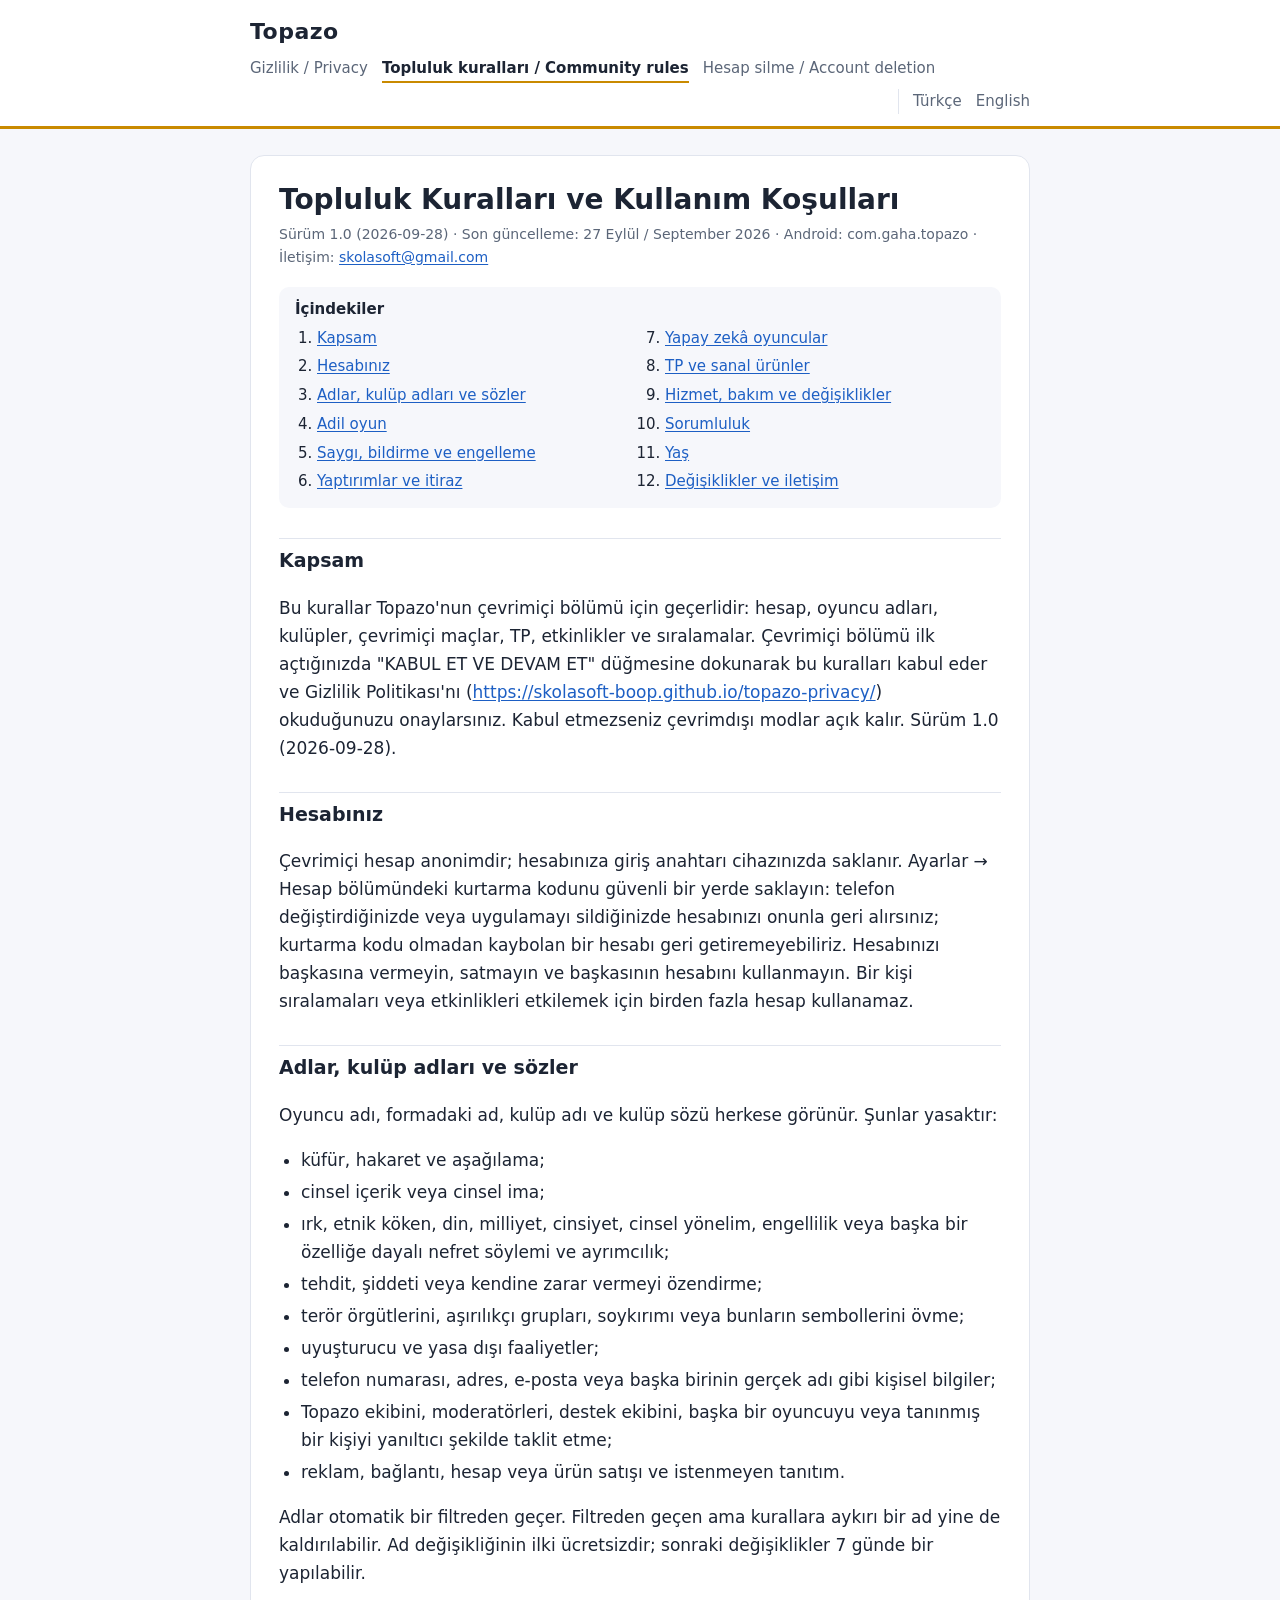
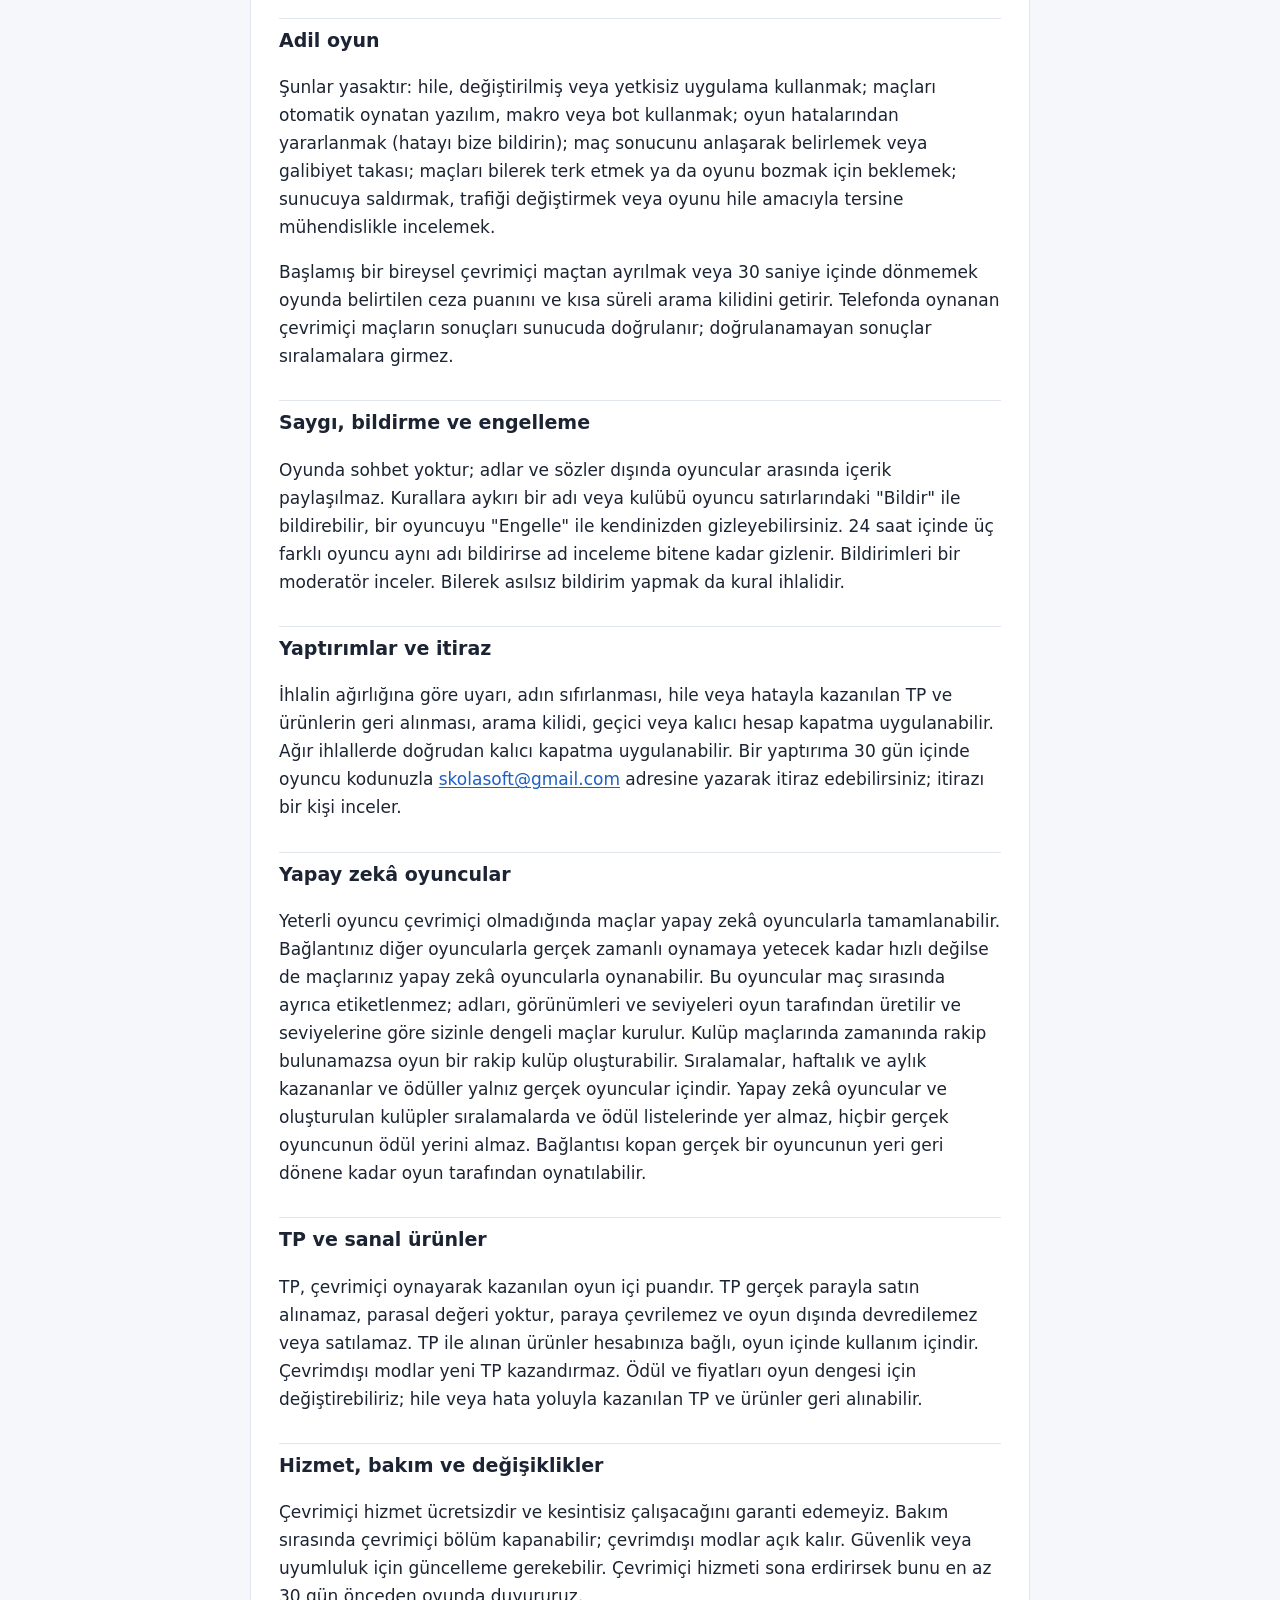
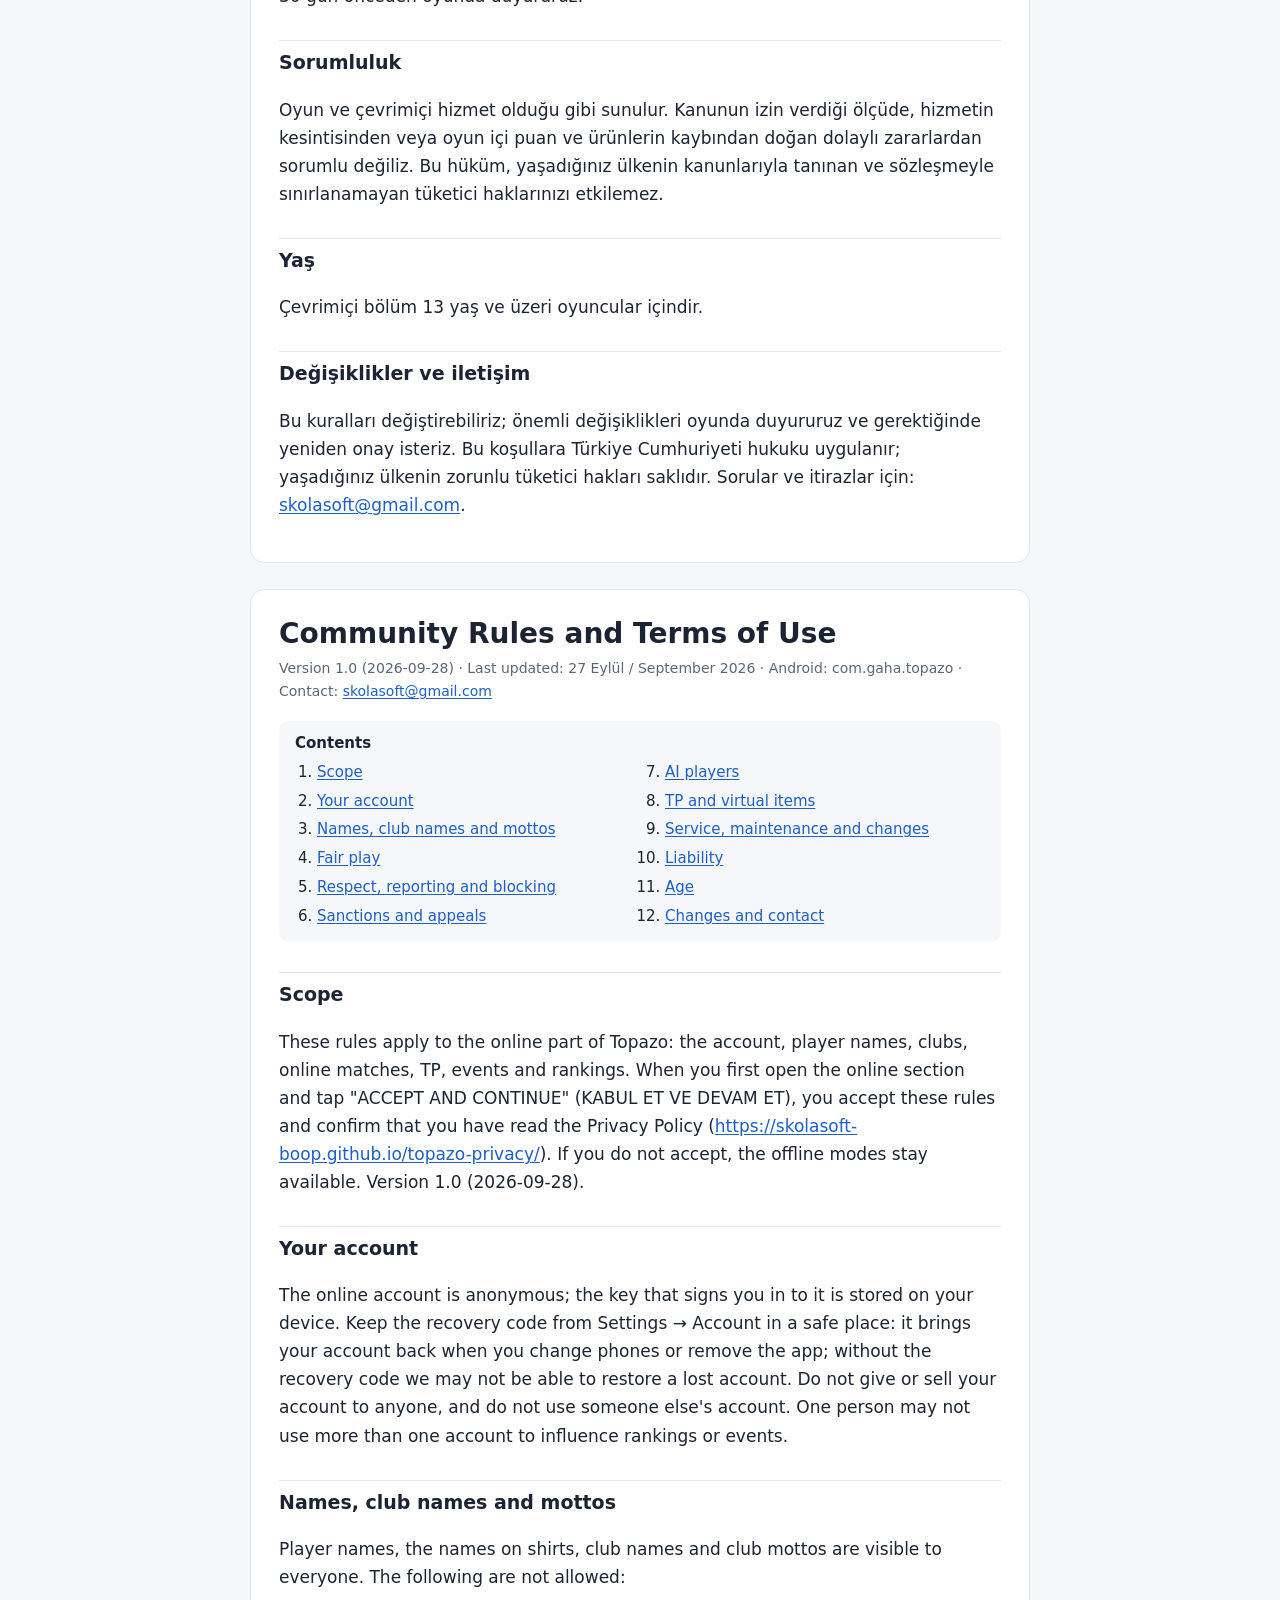
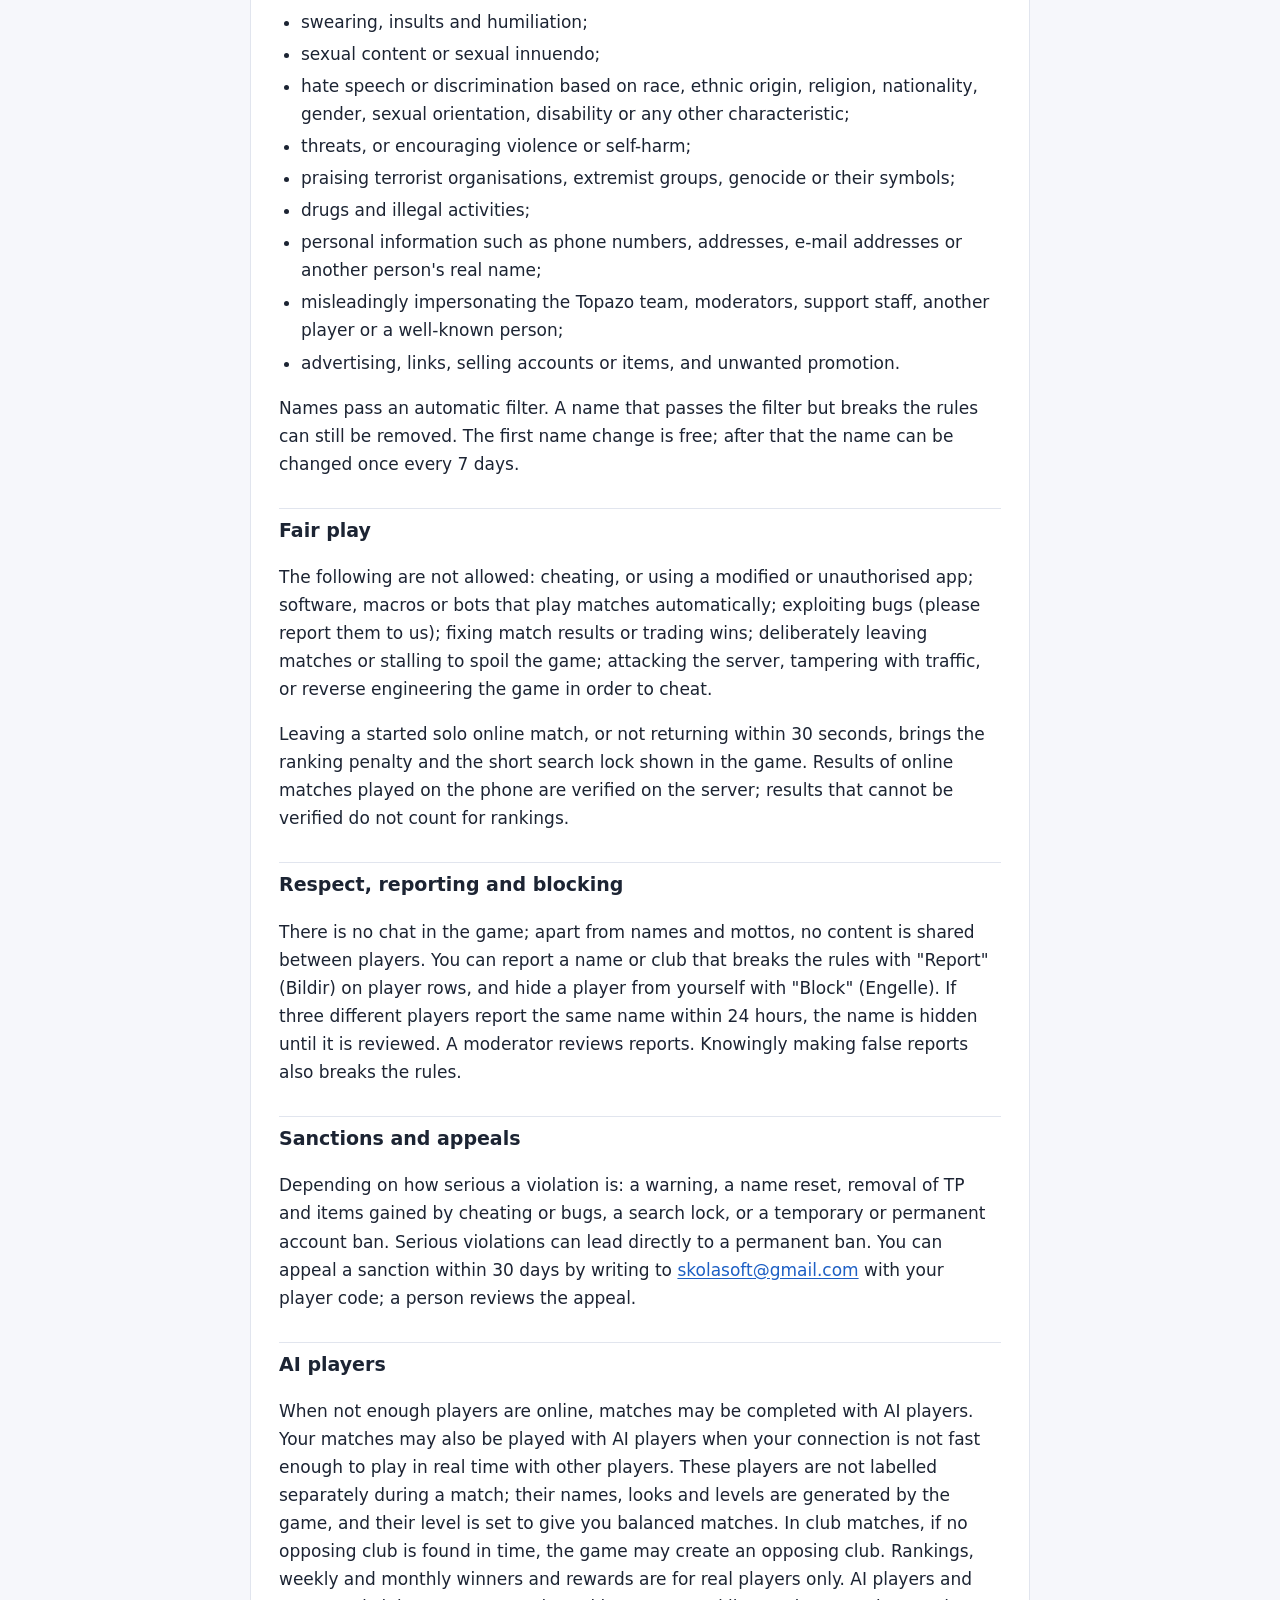
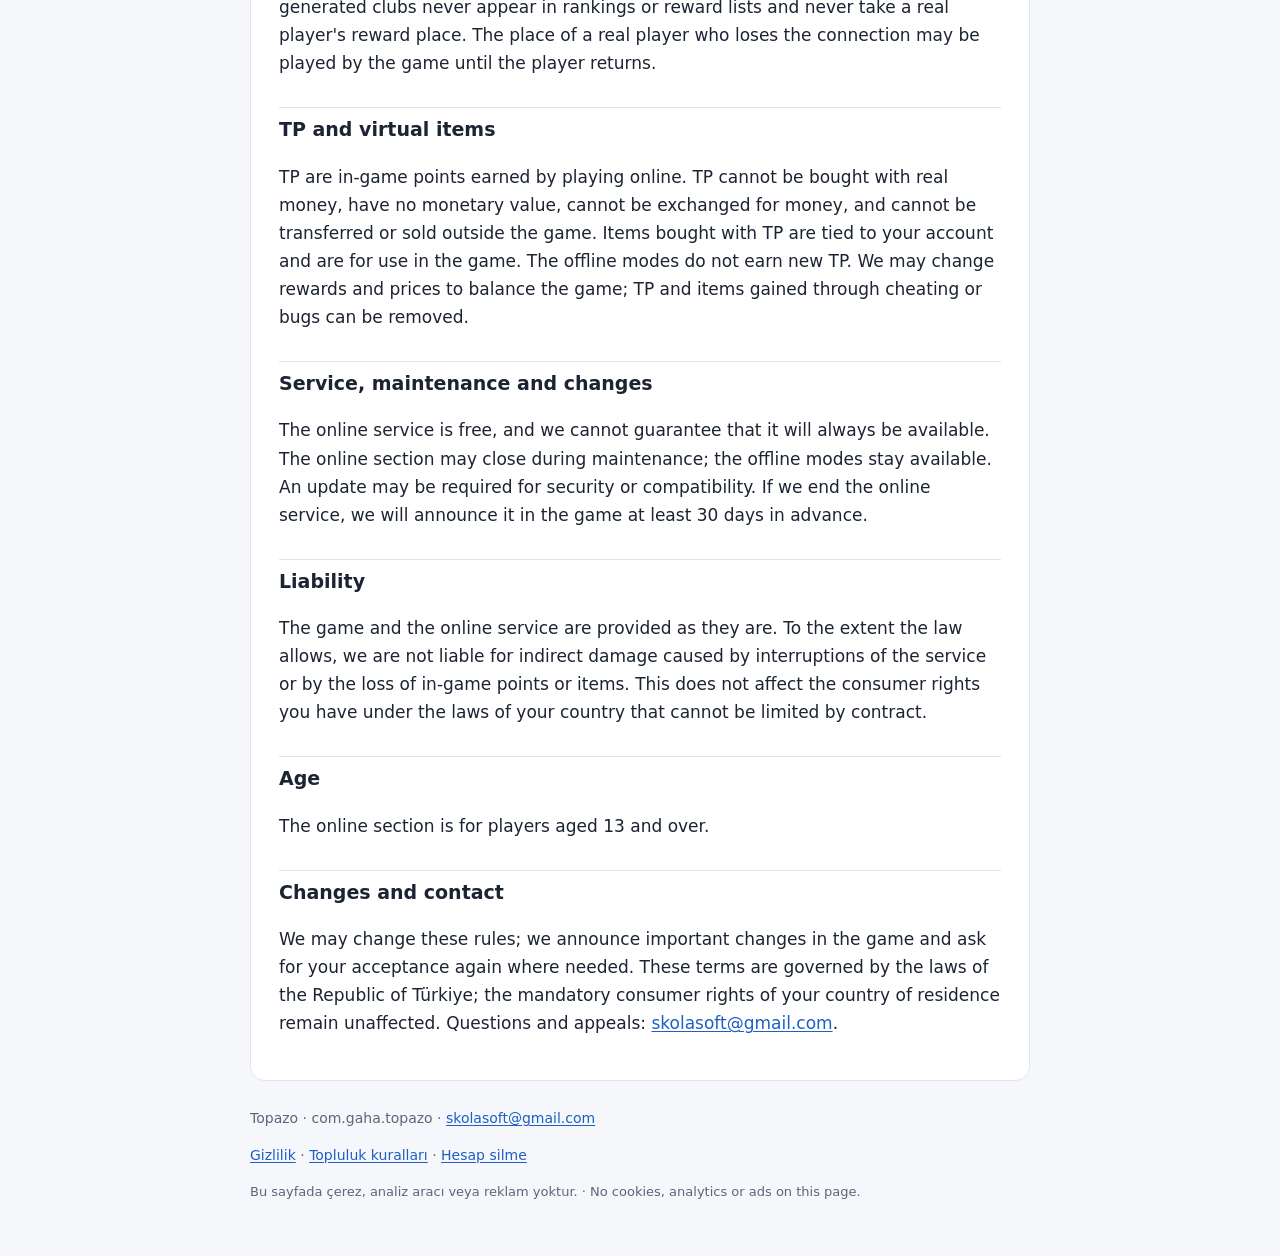
<file: community-rules/index.html>
<!doctype html>
<html lang="tr">
<head>
<meta charset="utf-8">
<meta name="viewport" content="width=device-width, initial-scale=1">
<meta name="description" content="Topazo · Topluluk Kuralları ve Kullanım Koşulları / Community Rules and Terms of Use">
<meta name="referrer" content="no-referrer">
<title>Topazo · Topluluk Kuralları ve Kullanım Koşulları / Community Rules and Terms of Use</title>
<link rel="stylesheet" href="../style.css">
</head>
<body>
<header class="top"><div class="wrap">
<a class="brand" href="../">Topazo</a>
<nav class="pages" aria-label="Topazo">
<a href="../">Gizlilik / <span lang="en">Privacy</span></a>
<a href="../community-rules/" aria-current="page">Topluluk kuralları / <span lang="en">Community rules</span></a>
<a href="../delete-account/">Hesap silme / <span lang="en">Account deletion</span></a>
</nav>
<nav class="langs" aria-label="Dil / Language"><a href="#tr">Türkçe</a><a href="#en" lang="en">English</a></nav>
</div></header>
<main class="wrap">
<section class="doc" id="tr" lang="tr">
<h1>Topluluk Kuralları ve Kullanım Koşulları</h1>
<p class="meta">Sürüm 1.0 (2026-09-28) · Son güncelleme: 27 Eylül / September 2026 · Android: com.gaha.topazo · İletişim: <a href="mailto:skolasoft@gmail.com">skolasoft@gmail.com</a></p>
<nav class="toc" aria-label="İçindekiler"><p>İçindekiler</p><ol>
<li><a href="#tr-1">Kapsam</a></li>
<li><a href="#tr-2">Hesabınız</a></li>
<li><a href="#tr-3">Adlar, kulüp adları ve sözler</a></li>
<li><a href="#tr-4">Adil oyun</a></li>
<li><a href="#tr-5">Saygı, bildirme ve engelleme</a></li>
<li><a href="#tr-6">Yaptırımlar ve itiraz</a></li>
<li><a href="#tr-7">Yapay zekâ oyuncular</a></li>
<li><a href="#tr-8">TP ve sanal ürünler</a></li>
<li><a href="#tr-9">Hizmet, bakım ve değişiklikler</a></li>
<li><a href="#tr-10">Sorumluluk</a></li>
<li><a href="#tr-11">Yaş</a></li>
<li><a href="#tr-12">Değişiklikler ve iletişim</a></li>
</ol></nav>
<h2 id="tr-1">Kapsam</h2>
<p>Bu kurallar Topazo'nun çevrimiçi bölümü için geçerlidir: hesap, oyuncu adları, kulüpler, çevrimiçi maçlar, TP, etkinlikler ve sıralamalar. Çevrimiçi bölümü ilk açtığınızda "KABUL ET VE DEVAM ET" düğmesine dokunarak bu kuralları kabul eder ve Gizlilik Politikası'nı (<a href="https://skolasoft-boop.github.io/topazo-privacy/">https://skolasoft-boop.github.io/topazo-privacy/</a>) okuduğunuzu onaylarsınız. Kabul etmezseniz çevrimdışı modlar açık kalır. Sürüm 1.0 (2026-09-28).</p>
<h2 id="tr-2">Hesabınız</h2>
<p>Çevrimiçi hesap anonimdir; hesabınıza giriş anahtarı cihazınızda saklanır. Ayarlar → Hesap bölümündeki kurtarma kodunu güvenli bir yerde saklayın: telefon değiştirdiğinizde veya uygulamayı sildiğinizde hesabınızı onunla geri alırsınız; kurtarma kodu olmadan kaybolan bir hesabı geri getiremeyebiliriz. Hesabınızı başkasına vermeyin, satmayın ve başkasının hesabını kullanmayın. Bir kişi sıralamaları veya etkinlikleri etkilemek için birden fazla hesap kullanamaz.</p>
<h2 id="tr-3">Adlar, kulüp adları ve sözler</h2>
<p>Oyuncu adı, formadaki ad, kulüp adı ve kulüp sözü herkese görünür. Şunlar yasaktır:</p>
<ul><li>küfür, hakaret ve aşağılama;</li><li>cinsel içerik veya cinsel ima;</li><li>ırk, etnik köken, din, milliyet, cinsiyet, cinsel yönelim, engellilik veya başka bir özelliğe dayalı nefret söylemi ve ayrımcılık;</li><li>tehdit, şiddeti veya kendine zarar vermeyi özendirme;</li><li>terör örgütlerini, aşırılıkçı grupları, soykırımı veya bunların sembollerini övme;</li><li>uyuşturucu ve yasa dışı faaliyetler;</li><li>telefon numarası, adres, e-posta veya başka birinin gerçek adı gibi kişisel bilgiler;</li><li>Topazo ekibini, moderatörleri, destek ekibini, başka bir oyuncuyu veya tanınmış bir kişiyi yanıltıcı şekilde taklit etme;</li><li>reklam, bağlantı, hesap veya ürün satışı ve istenmeyen tanıtım.</li></ul>
<p>Adlar otomatik bir filtreden geçer. Filtreden geçen ama kurallara aykırı bir ad yine de kaldırılabilir. Ad değişikliğinin ilki ücretsizdir; sonraki değişiklikler 7 günde bir yapılabilir.</p>
<h2 id="tr-4">Adil oyun</h2>
<p>Şunlar yasaktır: hile, değiştirilmiş veya yetkisiz uygulama kullanmak; maçları otomatik oynatan yazılım, makro veya bot kullanmak; oyun hatalarından yararlanmak (hatayı bize bildirin); maç sonucunu anlaşarak belirlemek veya galibiyet takası; maçları bilerek terk etmek ya da oyunu bozmak için beklemek; sunucuya saldırmak, trafiği değiştirmek veya oyunu hile amacıyla tersine mühendislikle incelemek.</p>
<p>Başlamış bir bireysel çevrimiçi maçtan ayrılmak veya 30 saniye içinde dönmemek oyunda belirtilen ceza puanını ve kısa süreli arama kilidini getirir. Telefonda oynanan çevrimiçi maçların sonuçları sunucuda doğrulanır; doğrulanamayan sonuçlar sıralamalara girmez.</p>
<h2 id="tr-5">Saygı, bildirme ve engelleme</h2>
<p>Oyunda sohbet yoktur; adlar ve sözler dışında oyuncular arasında içerik paylaşılmaz. Kurallara aykırı bir adı veya kulübü oyuncu satırlarındaki "Bildir" ile bildirebilir, bir oyuncuyu "Engelle" ile kendinizden gizleyebilirsiniz. 24 saat içinde üç farklı oyuncu aynı adı bildirirse ad inceleme bitene kadar gizlenir. Bildirimleri bir moderatör inceler. Bilerek asılsız bildirim yapmak da kural ihlalidir.</p>
<h2 id="tr-6">Yaptırımlar ve itiraz</h2>
<p>İhlalin ağırlığına göre uyarı, adın sıfırlanması, hile veya hatayla kazanılan TP ve ürünlerin geri alınması, arama kilidi, geçici veya kalıcı hesap kapatma uygulanabilir. Ağır ihlallerde doğrudan kalıcı kapatma uygulanabilir. Bir yaptırıma 30 gün içinde oyuncu kodunuzla <a href="mailto:skolasoft@gmail.com">skolasoft@gmail.com</a> adresine yazarak itiraz edebilirsiniz; itirazı bir kişi inceler.</p>
<h2 id="tr-7">Yapay zekâ oyuncular</h2>
<p>Yeterli oyuncu çevrimiçi olmadığında maçlar yapay zekâ oyuncularla tamamlanabilir. Bağlantınız diğer oyuncularla gerçek zamanlı oynamaya yetecek kadar hızlı değilse de maçlarınız yapay zekâ oyuncularla oynanabilir. Bu oyuncular maç sırasında ayrıca etiketlenmez; adları, görünümleri ve seviyeleri oyun tarafından üretilir ve seviyelerine göre sizinle dengeli maçlar kurulur. Kulüp maçlarında zamanında rakip bulunamazsa oyun bir rakip kulüp oluşturabilir. Sıralamalar, haftalık ve aylık kazananlar ve ödüller yalnız gerçek oyuncular içindir. Yapay zekâ oyuncular ve oluşturulan kulüpler sıralamalarda ve ödül listelerinde yer almaz, hiçbir gerçek oyuncunun ödül yerini almaz. Bağlantısı kopan gerçek bir oyuncunun yeri geri dönene kadar oyun tarafından oynatılabilir.</p>
<h2 id="tr-8">TP ve sanal ürünler</h2>
<p>TP, çevrimiçi oynayarak kazanılan oyun içi puandır. TP gerçek parayla satın alınamaz, parasal değeri yoktur, paraya çevrilemez ve oyun dışında devredilemez veya satılamaz. TP ile alınan ürünler hesabınıza bağlı, oyun içinde kullanım içindir. Çevrimdışı modlar yeni TP kazandırmaz. Ödül ve fiyatları oyun dengesi için değiştirebiliriz; hile veya hata yoluyla kazanılan TP ve ürünler geri alınabilir.</p>
<h2 id="tr-9">Hizmet, bakım ve değişiklikler</h2>
<p>Çevrimiçi hizmet ücretsizdir ve kesintisiz çalışacağını garanti edemeyiz. Bakım sırasında çevrimiçi bölüm kapanabilir; çevrimdışı modlar açık kalır. Güvenlik veya uyumluluk için güncelleme gerekebilir. Çevrimiçi hizmeti sona erdirirsek bunu en az 30 gün önceden oyunda duyururuz.</p>
<h2 id="tr-10">Sorumluluk</h2>
<p>Oyun ve çevrimiçi hizmet olduğu gibi sunulur. Kanunun izin verdiği ölçüde, hizmetin kesintisinden veya oyun içi puan ve ürünlerin kaybından doğan dolaylı zararlardan sorumlu değiliz. Bu hüküm, yaşadığınız ülkenin kanunlarıyla tanınan ve sözleşmeyle sınırlanamayan tüketici haklarınızı etkilemez.</p>
<h2 id="tr-11">Yaş</h2>
<p>Çevrimiçi bölüm 13 yaş ve üzeri oyuncular içindir.</p>
<h2 id="tr-12">Değişiklikler ve iletişim</h2>
<p>Bu kuralları değiştirebiliriz; önemli değişiklikleri oyunda duyururuz ve gerektiğinde yeniden onay isteriz. Bu koşullara Türkiye Cumhuriyeti hukuku uygulanır; yaşadığınız ülkenin zorunlu tüketici hakları saklıdır. Sorular ve itirazlar için: <a href="mailto:skolasoft@gmail.com">skolasoft@gmail.com</a>.</p>
</section>
<section class="doc" id="en" lang="en">
<h1>Community Rules and Terms of Use</h1>
<p class="meta">Version 1.0 (2026-09-28) · Last updated: 27 Eylül / September 2026 · Android: com.gaha.topazo · Contact: <a href="mailto:skolasoft@gmail.com">skolasoft@gmail.com</a></p>
<nav class="toc" aria-label="Contents"><p>Contents</p><ol>
<li><a href="#en-1">Scope</a></li>
<li><a href="#en-2">Your account</a></li>
<li><a href="#en-3">Names, club names and mottos</a></li>
<li><a href="#en-4">Fair play</a></li>
<li><a href="#en-5">Respect, reporting and blocking</a></li>
<li><a href="#en-6">Sanctions and appeals</a></li>
<li><a href="#en-7">AI players</a></li>
<li><a href="#en-8">TP and virtual items</a></li>
<li><a href="#en-9">Service, maintenance and changes</a></li>
<li><a href="#en-10">Liability</a></li>
<li><a href="#en-11">Age</a></li>
<li><a href="#en-12">Changes and contact</a></li>
</ol></nav>
<h2 id="en-1">Scope</h2>
<p>These rules apply to the online part of Topazo: the account, player names, clubs, online matches, TP, events and rankings. When you first open the online section and tap "ACCEPT AND CONTINUE" (KABUL ET VE DEVAM ET), you accept these rules and confirm that you have read the Privacy Policy (<a href="https://skolasoft-boop.github.io/topazo-privacy/">https://skolasoft-boop.github.io/topazo-privacy/</a>). If you do not accept, the offline modes stay available. Version 1.0 (2026-09-28).</p>
<h2 id="en-2">Your account</h2>
<p>The online account is anonymous; the key that signs you in to it is stored on your device. Keep the recovery code from Settings → Account in a safe place: it brings your account back when you change phones or remove the app; without the recovery code we may not be able to restore a lost account. Do not give or sell your account to anyone, and do not use someone else's account. One person may not use more than one account to influence rankings or events.</p>
<h2 id="en-3">Names, club names and mottos</h2>
<p>Player names, the names on shirts, club names and club mottos are visible to everyone. The following are not allowed:</p>
<ul><li>swearing, insults and humiliation;</li><li>sexual content or sexual innuendo;</li><li>hate speech or discrimination based on race, ethnic origin, religion, nationality, gender, sexual orientation, disability or any other characteristic;</li><li>threats, or encouraging violence or self-harm;</li><li>praising terrorist organisations, extremist groups, genocide or their symbols;</li><li>drugs and illegal activities;</li><li>personal information such as phone numbers, addresses, e-mail addresses or another person's real name;</li><li>misleadingly impersonating the Topazo team, moderators, support staff, another player or a well-known person;</li><li>advertising, links, selling accounts or items, and unwanted promotion.</li></ul>
<p>Names pass an automatic filter. A name that passes the filter but breaks the rules can still be removed. The first name change is free; after that the name can be changed once every 7 days.</p>
<h2 id="en-4">Fair play</h2>
<p>The following are not allowed: cheating, or using a modified or unauthorised app; software, macros or bots that play matches automatically; exploiting bugs (please report them to us); fixing match results or trading wins; deliberately leaving matches or stalling to spoil the game; attacking the server, tampering with traffic, or reverse engineering the game in order to cheat.</p>
<p>Leaving a started solo online match, or not returning within 30 seconds, brings the ranking penalty and the short search lock shown in the game. Results of online matches played on the phone are verified on the server; results that cannot be verified do not count for rankings.</p>
<h2 id="en-5">Respect, reporting and blocking</h2>
<p>There is no chat in the game; apart from names and mottos, no content is shared between players. You can report a name or club that breaks the rules with "Report" (Bildir) on player rows, and hide a player from yourself with "Block" (Engelle). If three different players report the same name within 24 hours, the name is hidden until it is reviewed. A moderator reviews reports. Knowingly making false reports also breaks the rules.</p>
<h2 id="en-6">Sanctions and appeals</h2>
<p>Depending on how serious a violation is: a warning, a name reset, removal of TP and items gained by cheating or bugs, a search lock, or a temporary or permanent account ban. Serious violations can lead directly to a permanent ban. You can appeal a sanction within 30 days by writing to <a href="mailto:skolasoft@gmail.com">skolasoft@gmail.com</a> with your player code; a person reviews the appeal.</p>
<h2 id="en-7">AI players</h2>
<p>When not enough players are online, matches may be completed with AI players. Your matches may also be played with AI players when your connection is not fast enough to play in real time with other players. These players are not labelled separately during a match; their names, looks and levels are generated by the game, and their level is set to give you balanced matches. In club matches, if no opposing club is found in time, the game may create an opposing club. Rankings, weekly and monthly winners and rewards are for real players only. AI players and generated clubs never appear in rankings or reward lists and never take a real player's reward place. The place of a real player who loses the connection may be played by the game until the player returns.</p>
<h2 id="en-8">TP and virtual items</h2>
<p>TP are in-game points earned by playing online. TP cannot be bought with real money, have no monetary value, cannot be exchanged for money, and cannot be transferred or sold outside the game. Items bought with TP are tied to your account and are for use in the game. The offline modes do not earn new TP. We may change rewards and prices to balance the game; TP and items gained through cheating or bugs can be removed.</p>
<h2 id="en-9">Service, maintenance and changes</h2>
<p>The online service is free, and we cannot guarantee that it will always be available. The online section may close during maintenance; the offline modes stay available. An update may be required for security or compatibility. If we end the online service, we will announce it in the game at least 30 days in advance.</p>
<h2 id="en-10">Liability</h2>
<p>The game and the online service are provided as they are. To the extent the law allows, we are not liable for indirect damage caused by interruptions of the service or by the loss of in-game points or items. This does not affect the consumer rights you have under the laws of your country that cannot be limited by contract.</p>
<h2 id="en-11">Age</h2>
<p>The online section is for players aged 13 and over.</p>
<h2 id="en-12">Changes and contact</h2>
<p>We may change these rules; we announce important changes in the game and ask for your acceptance again where needed. These terms are governed by the laws of the Republic of Türkiye; the mandatory consumer rights of your country of residence remain unaffected. Questions and appeals: <a href="mailto:skolasoft@gmail.com">skolasoft@gmail.com</a>.</p>
</section>
</main>
<footer class="wrap">
<p>Topazo · com.gaha.topazo · <a href="mailto:skolasoft@gmail.com">skolasoft@gmail.com</a></p>
<p><a href="../">Gizlilik</a> · <a href="../community-rules/">Topluluk kuralları</a> · <a href="../delete-account/">Hesap silme</a></p>
<p class="small">Bu sayfada çerez, analiz aracı veya reklam yoktur. · No cookies, analytics or ads on this page.</p>
</footer>
</body>
</html>
</file>
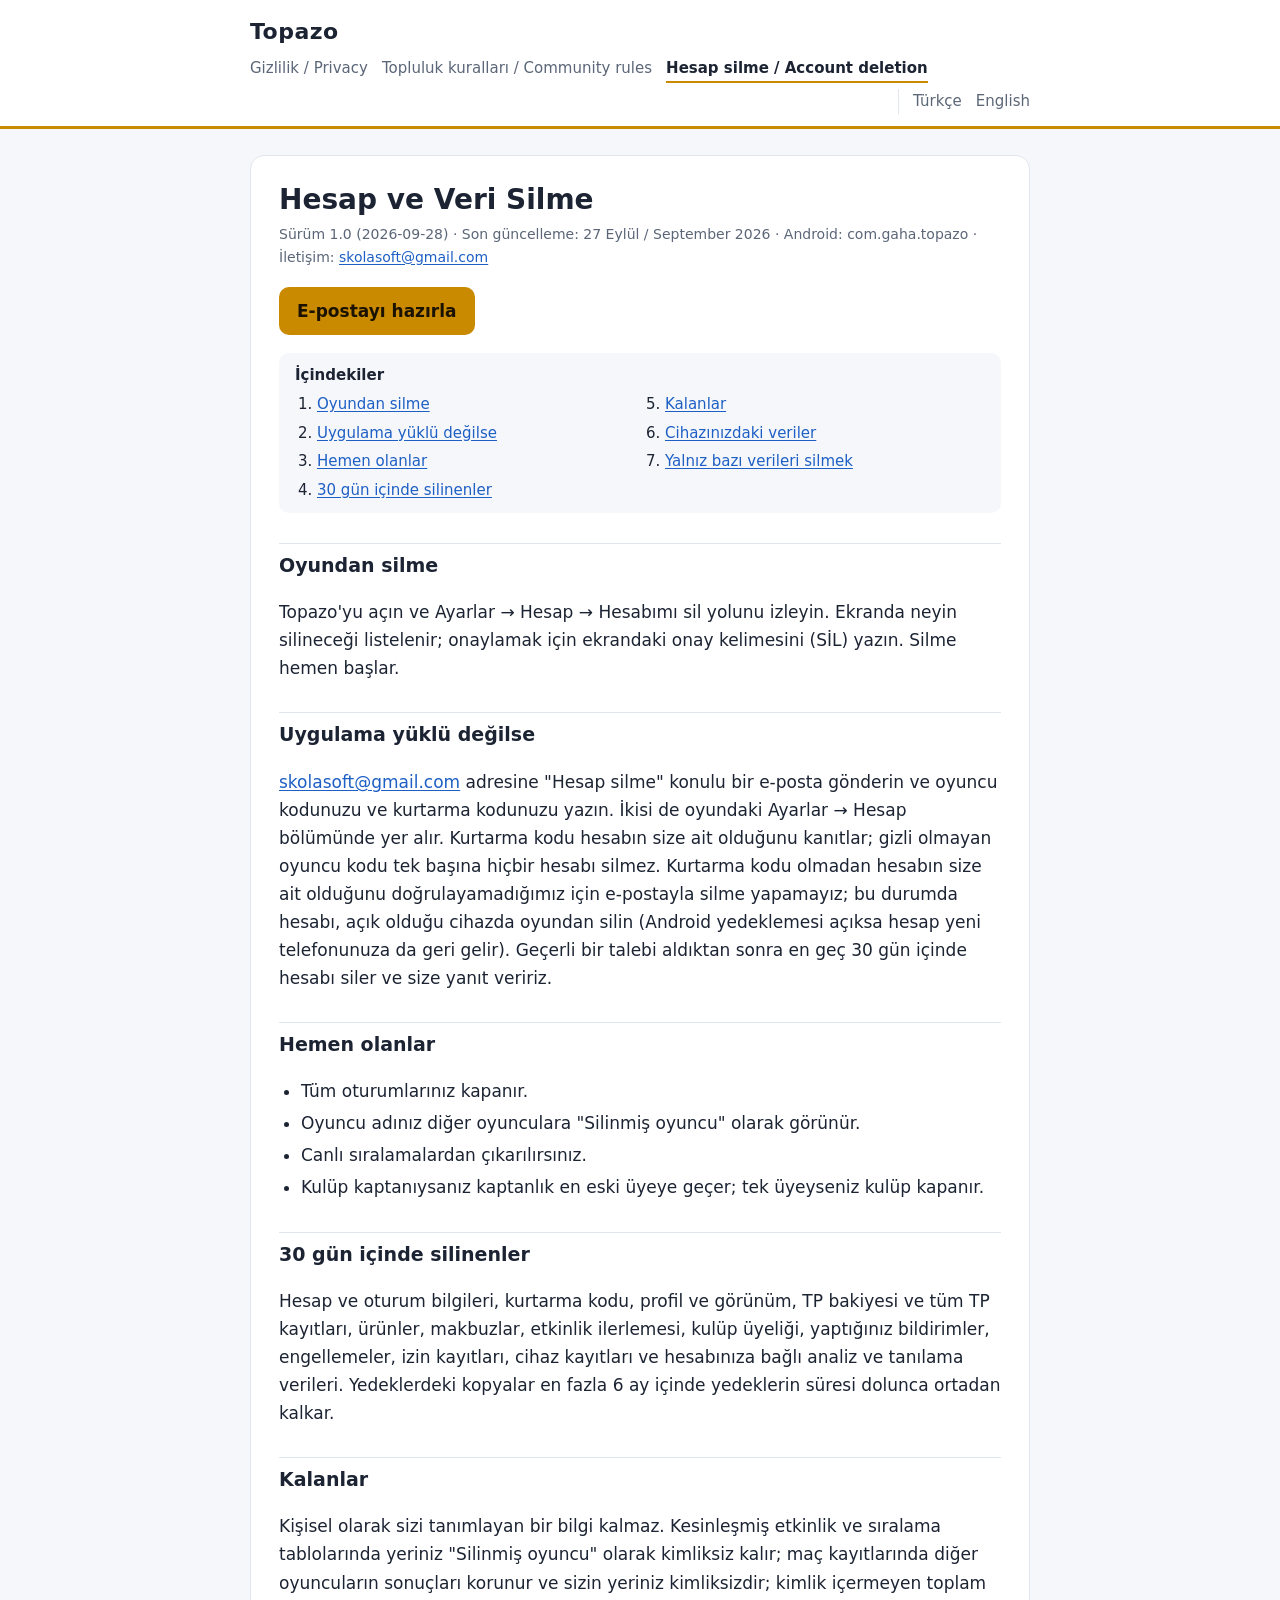
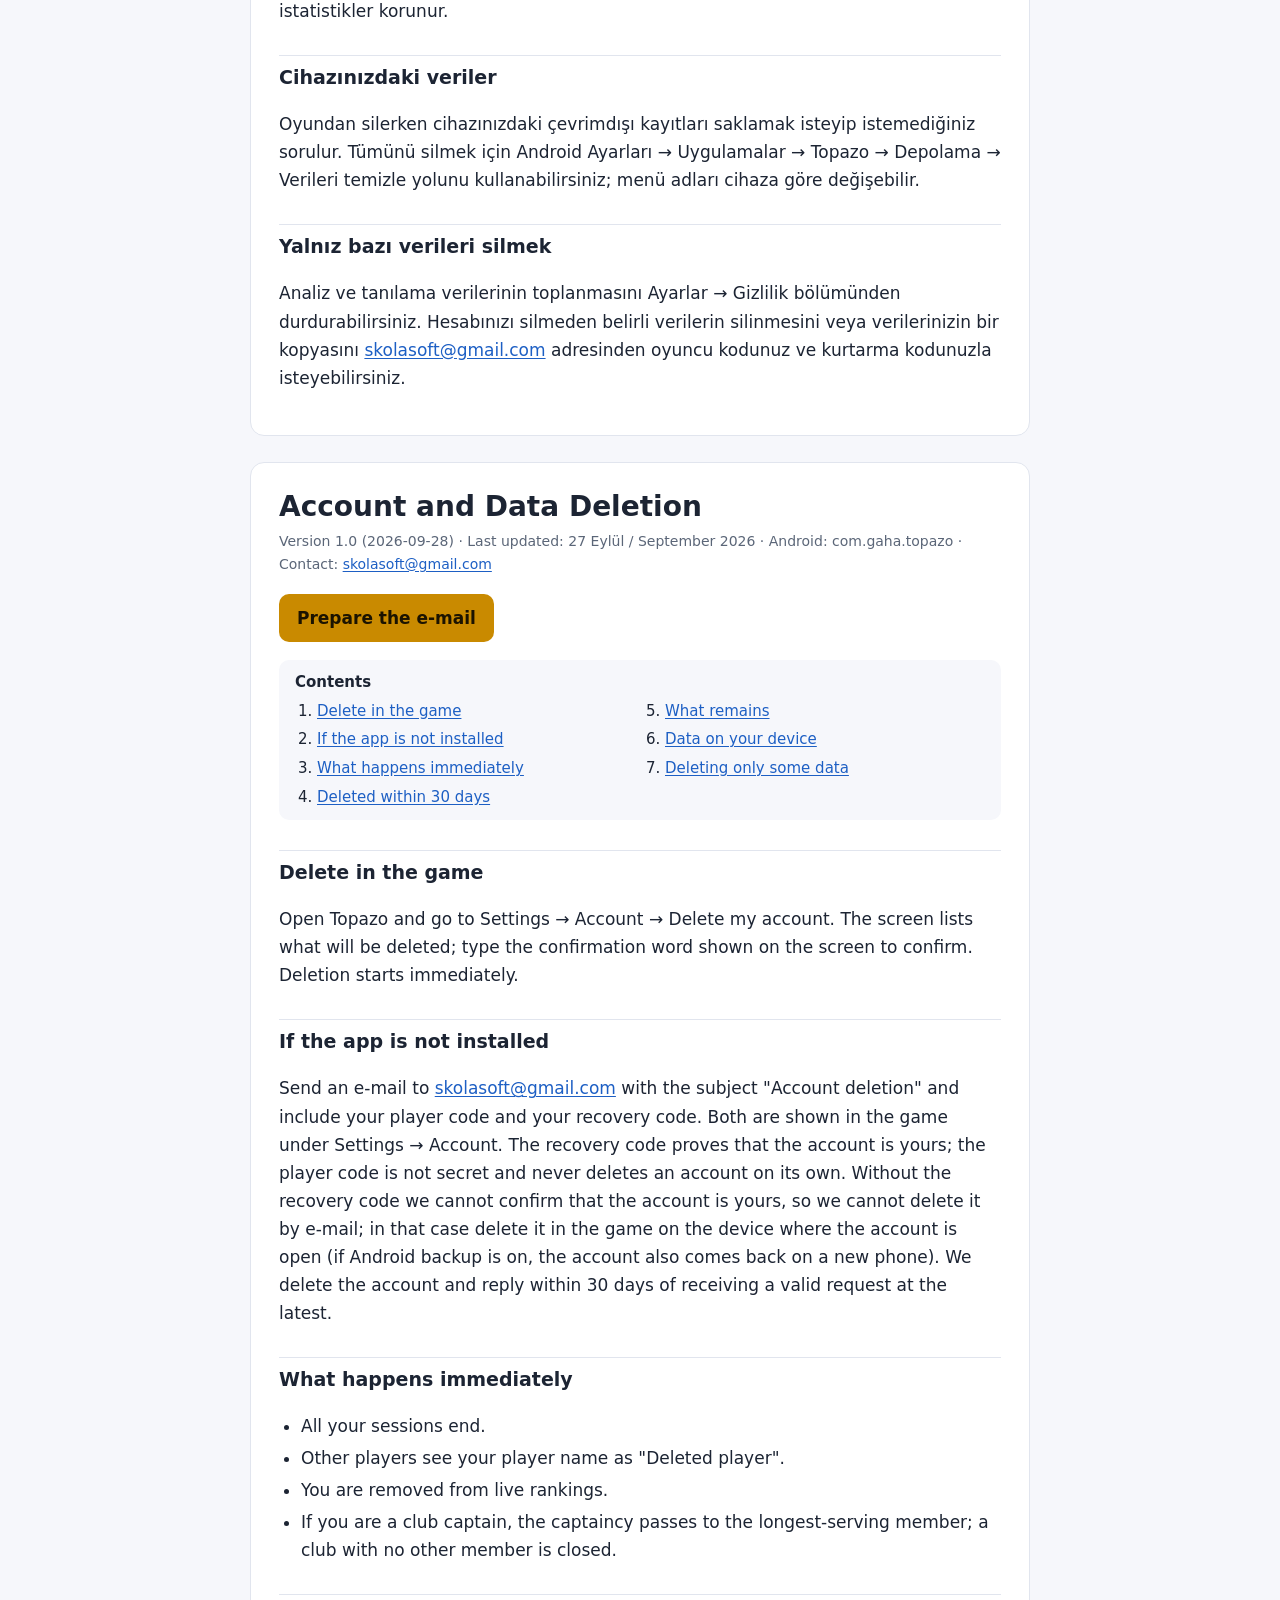
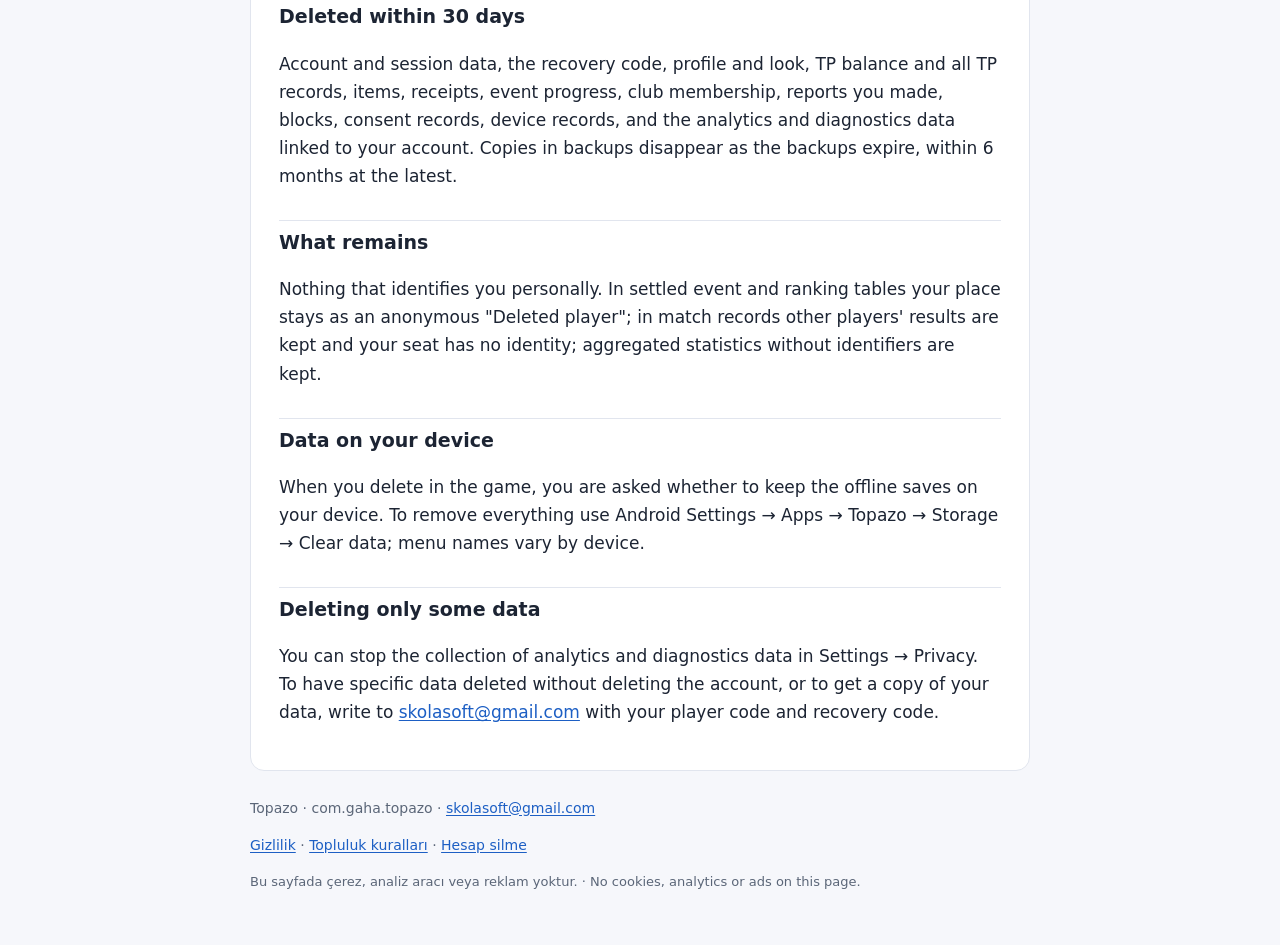
<file: delete-account/index.html>
<!doctype html>
<html lang="tr">
<head>
<meta charset="utf-8">
<meta name="viewport" content="width=device-width, initial-scale=1">
<meta name="description" content="Topazo · Hesap ve Veri Silme / Account and Data Deletion">
<meta name="referrer" content="no-referrer">
<title>Topazo · Hesap ve Veri Silme / Account and Data Deletion</title>
<link rel="stylesheet" href="../style.css">
</head>
<body>
<header class="top"><div class="wrap">
<a class="brand" href="../">Topazo</a>
<nav class="pages" aria-label="Topazo">
<a href="../">Gizlilik / <span lang="en">Privacy</span></a>
<a href="../community-rules/">Topluluk kuralları / <span lang="en">Community rules</span></a>
<a href="../delete-account/" aria-current="page">Hesap silme / <span lang="en">Account deletion</span></a>
</nav>
<nav class="langs" aria-label="Dil / Language"><a href="#tr">Türkçe</a><a href="#en" lang="en">English</a></nav>
</div></header>
<main class="wrap">
<section class="doc" id="tr" lang="tr">
<h1>Hesap ve Veri Silme</h1>
<p class="meta">Sürüm 1.0 (2026-09-28) · Son güncelleme: 27 Eylül / September 2026 · Android: com.gaha.topazo · İletişim: <a href="mailto:skolasoft@gmail.com">skolasoft@gmail.com</a></p>
<p class="action"><a class="button" href="mailto:skolasoft@gmail.com?subject=Hesap%20silme&amp;body=Oyuncu%20kodu%3A%0AKurtarma%20kodu%3A%0A">E-postayı hazırla</a></p>
<nav class="toc" aria-label="İçindekiler"><p>İçindekiler</p><ol>
<li><a href="#tr-1">Oyundan silme</a></li>
<li><a href="#tr-2">Uygulama yüklü değilse</a></li>
<li><a href="#tr-3">Hemen olanlar</a></li>
<li><a href="#tr-4">30 gün içinde silinenler</a></li>
<li><a href="#tr-5">Kalanlar</a></li>
<li><a href="#tr-6">Cihazınızdaki veriler</a></li>
<li><a href="#tr-7">Yalnız bazı verileri silmek</a></li>
</ol></nav>
<h2 id="tr-1">Oyundan silme</h2>
<p>Topazo'yu açın ve Ayarlar → Hesap → Hesabımı sil yolunu izleyin. Ekranda neyin silineceği listelenir; onaylamak için ekrandaki onay kelimesini (SİL) yazın. Silme hemen başlar.</p>
<h2 id="tr-2">Uygulama yüklü değilse</h2>
<p><a href="mailto:skolasoft@gmail.com">skolasoft@gmail.com</a> adresine "Hesap silme" konulu bir e-posta gönderin ve oyuncu kodunuzu ve kurtarma kodunuzu yazın. İkisi de oyundaki Ayarlar → Hesap bölümünde yer alır. Kurtarma kodu hesabın size ait olduğunu kanıtlar; gizli olmayan oyuncu kodu tek başına hiçbir hesabı silmez. Kurtarma kodu olmadan hesabın size ait olduğunu doğrulayamadığımız için e-postayla silme yapamayız; bu durumda hesabı, açık olduğu cihazda oyundan silin (Android yedeklemesi açıksa hesap yeni telefonunuza da geri gelir). Geçerli bir talebi aldıktan sonra en geç 30 gün içinde hesabı siler ve size yanıt veririz.</p>
<h2 id="tr-3">Hemen olanlar</h2>
<ul><li>Tüm oturumlarınız kapanır.</li><li>Oyuncu adınız diğer oyunculara "Silinmiş oyuncu" olarak görünür.</li><li>Canlı sıralamalardan çıkarılırsınız.</li><li>Kulüp kaptanıysanız kaptanlık en eski üyeye geçer; tek üyeyseniz kulüp kapanır.</li></ul>
<h2 id="tr-4">30 gün içinde silinenler</h2>
<p>Hesap ve oturum bilgileri, kurtarma kodu, profil ve görünüm, TP bakiyesi ve tüm TP kayıtları, ürünler, makbuzlar, etkinlik ilerlemesi, kulüp üyeliği, yaptığınız bildirimler, engellemeler, izin kayıtları, cihaz kayıtları ve hesabınıza bağlı analiz ve tanılama verileri. Yedeklerdeki kopyalar en fazla 6 ay içinde yedeklerin süresi dolunca ortadan kalkar.</p>
<h2 id="tr-5">Kalanlar</h2>
<p>Kişisel olarak sizi tanımlayan bir bilgi kalmaz. Kesinleşmiş etkinlik ve sıralama tablolarında yeriniz "Silinmiş oyuncu" olarak kimliksiz kalır; maç kayıtlarında diğer oyuncuların sonuçları korunur ve sizin yeriniz kimliksizdir; kimlik içermeyen toplam istatistikler korunur.</p>
<h2 id="tr-6">Cihazınızdaki veriler</h2>
<p>Oyundan silerken cihazınızdaki çevrimdışı kayıtları saklamak isteyip istemediğiniz sorulur. Tümünü silmek için Android Ayarları → Uygulamalar → Topazo → Depolama → Verileri temizle yolunu kullanabilirsiniz; menü adları cihaza göre değişebilir.</p>
<h2 id="tr-7">Yalnız bazı verileri silmek</h2>
<p>Analiz ve tanılama verilerinin toplanmasını Ayarlar → Gizlilik bölümünden durdurabilirsiniz. Hesabınızı silmeden belirli verilerin silinmesini veya verilerinizin bir kopyasını <a href="mailto:skolasoft@gmail.com">skolasoft@gmail.com</a> adresinden oyuncu kodunuz ve kurtarma kodunuzla isteyebilirsiniz.</p>
</section>
<section class="doc" id="en" lang="en">
<h1>Account and Data Deletion</h1>
<p class="meta">Version 1.0 (2026-09-28) · Last updated: 27 Eylül / September 2026 · Android: com.gaha.topazo · Contact: <a href="mailto:skolasoft@gmail.com">skolasoft@gmail.com</a></p>
<p class="action"><a class="button" href="mailto:skolasoft@gmail.com?subject=Account%20deletion&amp;body=Player%20code%3A%0ARecovery%20code%3A%0A">Prepare the e-mail</a></p>
<nav class="toc" aria-label="Contents"><p>Contents</p><ol>
<li><a href="#en-1">Delete in the game</a></li>
<li><a href="#en-2">If the app is not installed</a></li>
<li><a href="#en-3">What happens immediately</a></li>
<li><a href="#en-4">Deleted within 30 days</a></li>
<li><a href="#en-5">What remains</a></li>
<li><a href="#en-6">Data on your device</a></li>
<li><a href="#en-7">Deleting only some data</a></li>
</ol></nav>
<h2 id="en-1">Delete in the game</h2>
<p>Open Topazo and go to Settings → Account → Delete my account. The screen lists what will be deleted; type the confirmation word shown on the screen to confirm. Deletion starts immediately.</p>
<h2 id="en-2">If the app is not installed</h2>
<p>Send an e-mail to <a href="mailto:skolasoft@gmail.com">skolasoft@gmail.com</a> with the subject "Account deletion" and include your player code and your recovery code. Both are shown in the game under Settings → Account. The recovery code proves that the account is yours; the player code is not secret and never deletes an account on its own. Without the recovery code we cannot confirm that the account is yours, so we cannot delete it by e-mail; in that case delete it in the game on the device where the account is open (if Android backup is on, the account also comes back on a new phone). We delete the account and reply within 30 days of receiving a valid request at the latest.</p>
<h2 id="en-3">What happens immediately</h2>
<ul><li>All your sessions end.</li><li>Other players see your player name as "Deleted player".</li><li>You are removed from live rankings.</li><li>If you are a club captain, the captaincy passes to the longest-serving member; a club with no other member is closed.</li></ul>
<h2 id="en-4">Deleted within 30 days</h2>
<p>Account and session data, the recovery code, profile and look, TP balance and all TP records, items, receipts, event progress, club membership, reports you made, blocks, consent records, device records, and the analytics and diagnostics data linked to your account. Copies in backups disappear as the backups expire, within 6 months at the latest.</p>
<h2 id="en-5">What remains</h2>
<p>Nothing that identifies you personally. In settled event and ranking tables your place stays as an anonymous "Deleted player"; in match records other players' results are kept and your seat has no identity; aggregated statistics without identifiers are kept.</p>
<h2 id="en-6">Data on your device</h2>
<p>When you delete in the game, you are asked whether to keep the offline saves on your device. To remove everything use Android Settings → Apps → Topazo → Storage → Clear data; menu names vary by device.</p>
<h2 id="en-7">Deleting only some data</h2>
<p>You can stop the collection of analytics and diagnostics data in Settings → Privacy. To have specific data deleted without deleting the account, or to get a copy of your data, write to <a href="mailto:skolasoft@gmail.com">skolasoft@gmail.com</a> with your player code and recovery code.</p>
</section>
</main>
<footer class="wrap">
<p>Topazo · com.gaha.topazo · <a href="mailto:skolasoft@gmail.com">skolasoft@gmail.com</a></p>
<p><a href="../">Gizlilik</a> · <a href="../community-rules/">Topluluk kuralları</a> · <a href="../delete-account/">Hesap silme</a></p>
<p class="small">Bu sayfada çerez, analiz aracı veya reklam yoktur. · No cookies, analytics or ads on this page.</p>
</footer>
</body>
</html>
</file>
<file: style.css>
:root{--bg:#f6f7fb;--card:#ffffff;--text:#1c2433;--muted:#5b6678;--line:#e1e5ee;--accent:#c98a00;--link:#1d5fc4;--todo:#fff1c7}
*{box-sizing:border-box}
html{-webkit-text-size-adjust:100%}
body{margin:0;overflow-wrap:anywhere;background:var(--bg);color:var(--text);font:17px/1.65 system-ui,-apple-system,"Segoe UI",Roboto,"Noto Sans",Arial,sans-serif}
.wrap{max-width:820px;margin:0 auto;padding:0 20px}
a{color:var(--link);text-underline-offset:2px}
.top{background:var(--card);border-bottom:3px solid var(--accent)}
.top .wrap{display:flex;flex-wrap:wrap;align-items:center;gap:6px 18px;padding-top:14px;padding-bottom:12px}
.brand{font-weight:800;font-size:22px;letter-spacing:.5px;color:var(--text);text-decoration:none;margin-right:auto}
.pages,.langs{display:flex;flex-wrap:wrap;gap:4px 14px;font-size:15px}
.pages a,.langs a{text-decoration:none;color:var(--muted)}
.pages a[aria-current]{color:var(--text);font-weight:700;border-bottom:2px solid var(--accent)}
.langs{border-left:1px solid var(--line);padding-left:14px;margin-left:auto}
main.wrap{padding-top:26px}
.doc{background:var(--card);border:1px solid var(--line);border-radius:14px;padding:26px 28px;margin-bottom:26px}
h1{font-size:28px;line-height:1.25;margin:0 0 6px}
h2{font-size:19px;margin:30px 0 8px;padding-top:6px;border-top:1px solid var(--line)}
.meta{color:var(--muted);font-size:14px;margin-top:0}
.toc{background:var(--bg);border-radius:10px;padding:10px 16px;margin:18px 0;font-size:15px}
.toc p{margin:0 0 4px;font-weight:700}
.toc ol{margin:0;padding-left:22px;columns:2;column-gap:28px}
.toc li{margin:0 0 4px;break-inside:avoid}
ul{padding-left:22px}
li{margin:4px 0}
mark.todo{background:var(--todo);padding:0 3px;border-radius:3px}
.action{margin:18px 0}
.button{display:inline-block;background:var(--accent);color:#1b1300;font-weight:700;text-decoration:none;padding:10px 18px;border-radius:10px}
footer.wrap{color:var(--muted);font-size:14px;padding-bottom:40px}
.small{font-size:13px}
@media (max-width:600px){body{font-size:16px}.doc{padding:18px 16px}.toc ol{columns:1}.langs{border-left:0;padding-left:0}}
</file>
